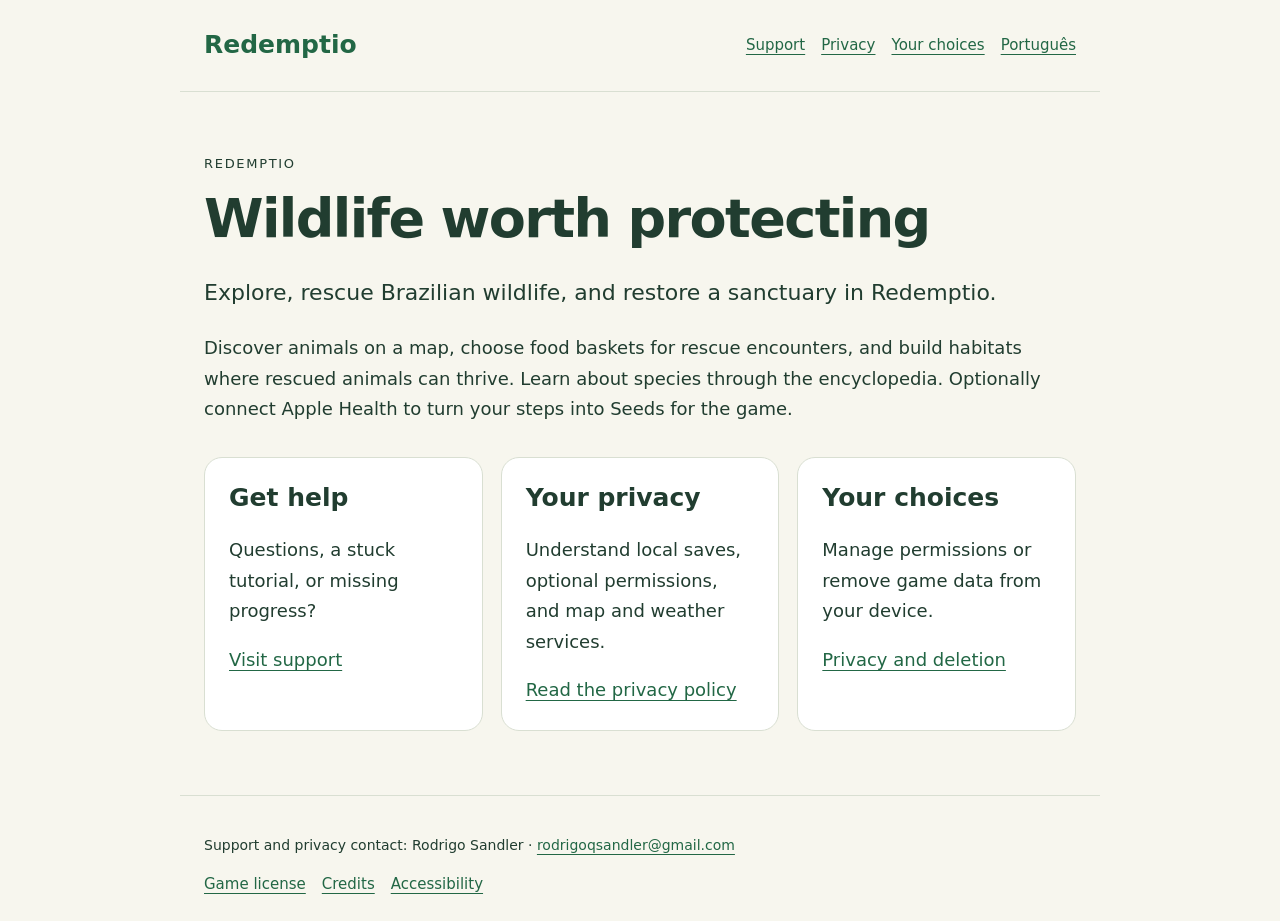
<file: index.html>
<!doctype html><html lang="en"><head><meta charset="utf-8"><meta name="viewport" content="width=device-width,initial-scale=1"><meta name="description" content="Wildlife worth protecting — Redemptio"><title>Wildlife worth protecting · Redemptio</title><link rel="stylesheet" href="style.css"></head><body><header><a class="brand" href="index.html">Redemptio</a><nav aria-label="Main navigation"><a href="support.html">Support</a><a href="privacy.html">Privacy</a><a href="privacy-choices.html">Your choices</a><a href="pt-BR/index.html" lang="pt-BR">Português</a></nav></header><main id="main"><p class="eyebrow">Redemptio</p><h1>Wildlife worth protecting</h1><p class="lead">Explore, rescue Brazilian wildlife, and restore a sanctuary in Redemptio.</p><p>Discover animals on a map, choose food baskets for rescue encounters, and build habitats where rescued animals can thrive. Learn about species through the encyclopedia. Optionally connect Apple Health to turn your steps into Seeds for the game.</p><div class="cards"><section class="card"><h2>Get help</h2><p>Questions, a stuck tutorial, or missing progress?</p><a href="support.html">Visit support</a></section><section class="card"><h2>Your privacy</h2><p>Understand local saves, optional permissions, and map and weather services.</p><a href="privacy.html">Read the privacy policy</a></section><section class="card"><h2>Your choices</h2><p>Manage permissions or remove game data from your device.</p><a href="privacy-choices.html">Privacy and deletion</a></section></div></main><footer><p>Support and privacy contact: Rodrigo Sandler · <a href="mailto:rodrigoqsandler@gmail.com">rodrigoqsandler@gmail.com</a></p><nav aria-label="Additional information"><a href="terms.html">Game license</a><a href="credits.html">Credits</a><a href="accessibility.html">Accessibility</a></nav></footer></body></html>
</file>
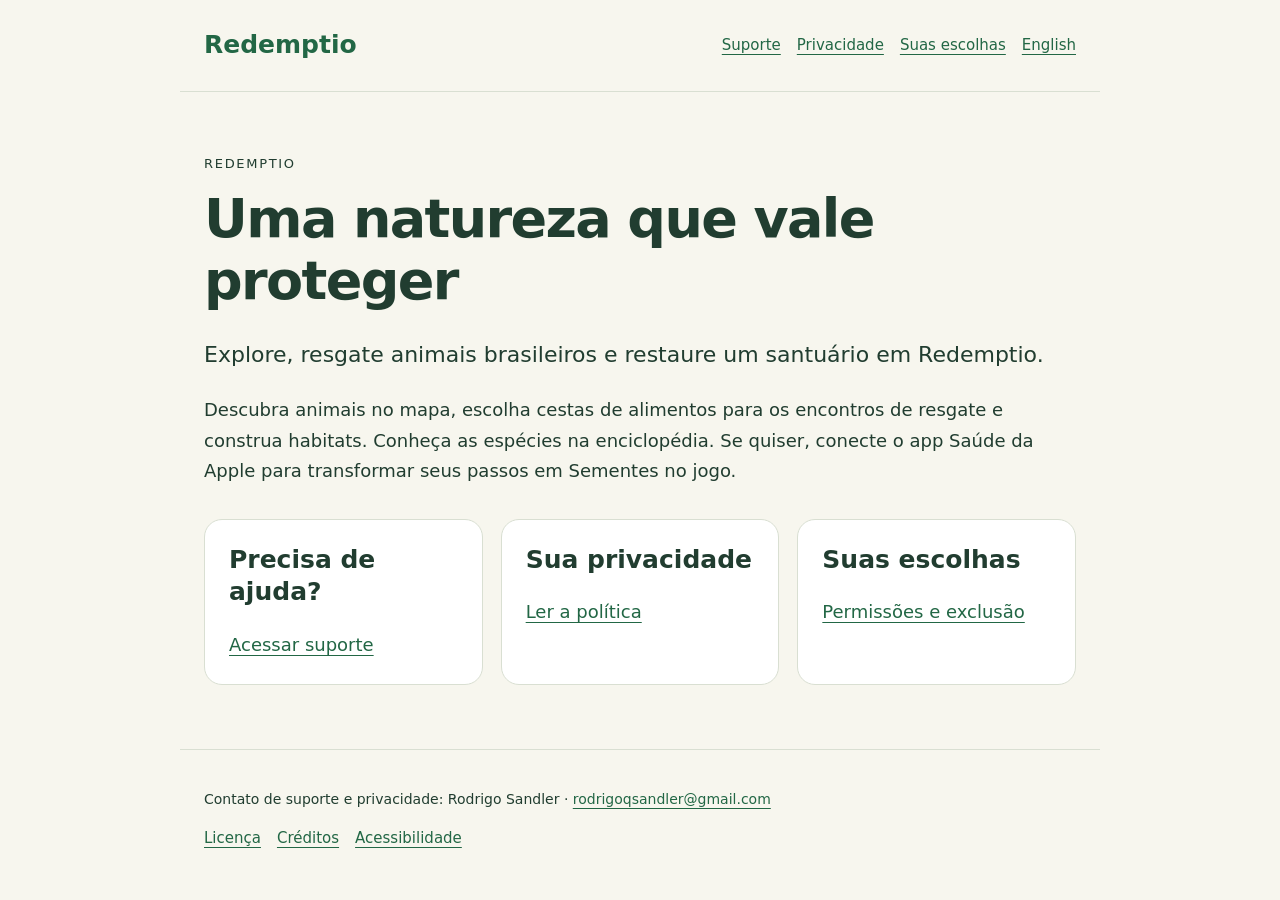
<file: pt-BR/index.html>
<!doctype html><html lang="pt-BR"><head><meta charset="utf-8"><meta name="viewport" content="width=device-width,initial-scale=1"><meta name="description" content="Uma natureza que vale proteger — Redemptio"><title>Uma natureza que vale proteger · Redemptio</title><link rel="stylesheet" href="../style.css"></head><body><header><a class="brand" href="index.html">Redemptio</a><nav aria-label="Navegação principal"><a href="support.html">Suporte</a><a href="privacy.html">Privacidade</a><a href="privacy-choices.html">Suas escolhas</a><a href="../index.html" lang="en">English</a></nav></header><main id="main"><p class="eyebrow">Redemptio</p><h1>Uma natureza que vale proteger</h1><p class="lead">Explore, resgate animais brasileiros e restaure um santuário em Redemptio.</p><p>Descubra animais no mapa, escolha cestas de alimentos para os encontros de resgate e construa habitats. Conheça as espécies na enciclopédia. Se quiser, conecte o app Saúde da Apple para transformar seus passos em Sementes no jogo.</p><div class="cards"><section class="card"><h2>Precisa de ajuda?</h2><a href="support.html">Acessar suporte</a></section><section class="card"><h2>Sua privacidade</h2><a href="privacy.html">Ler a política</a></section><section class="card"><h2>Suas escolhas</h2><a href="privacy-choices.html">Permissões e exclusão</a></section></div></main><footer><p>Contato de suporte e privacidade: Rodrigo Sandler · <a href="mailto:rodrigoqsandler@gmail.com">rodrigoqsandler@gmail.com</a></p><nav aria-label="Mais informações"><a href="terms.html">Licença</a><a href="credits.html">Créditos</a><a href="accessibility.html">Acessibilidade</a></nav></footer></body></html>
</file>
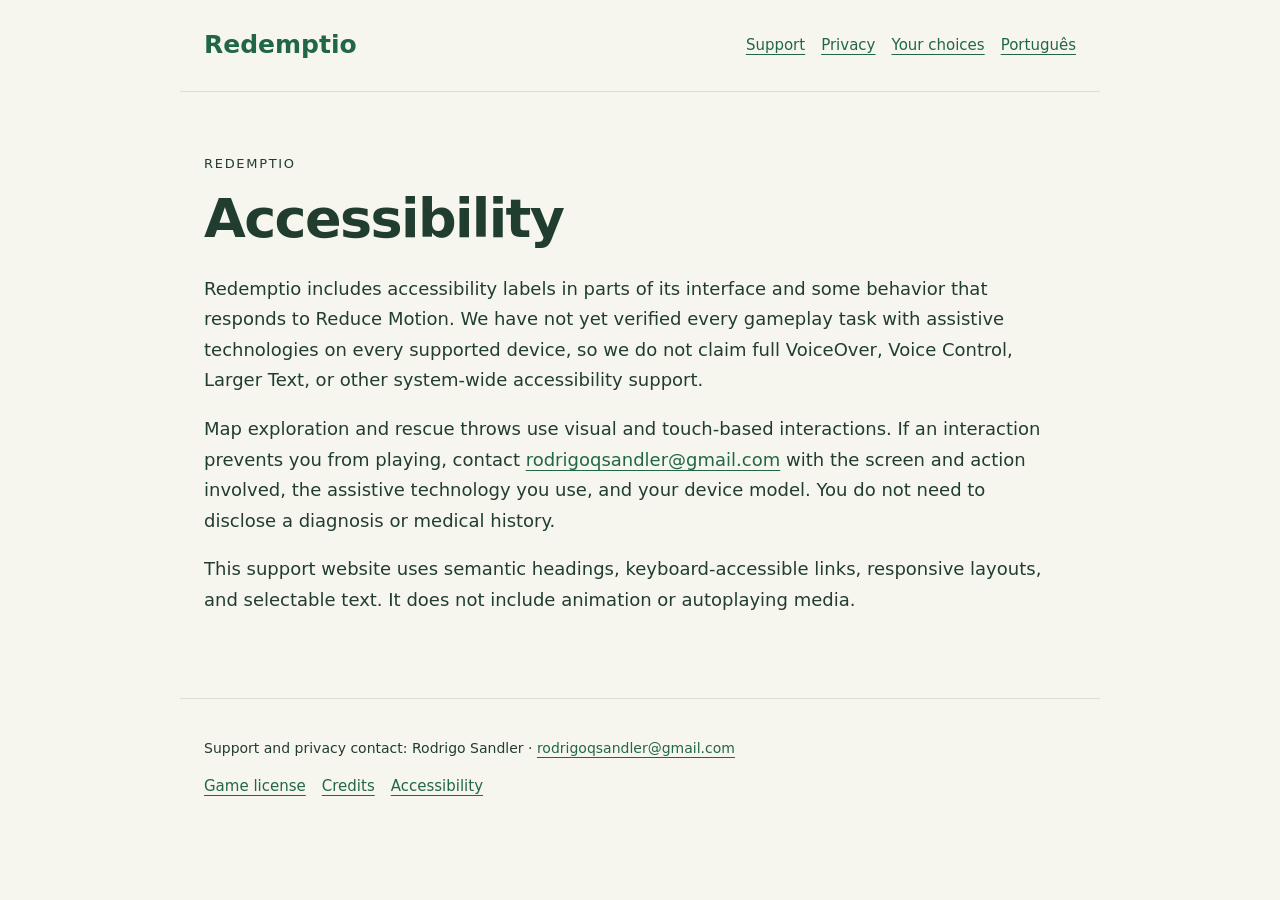
<file: accessibility.html>
<!doctype html><html lang="en"><head><meta charset="utf-8"><meta name="viewport" content="width=device-width,initial-scale=1"><meta name="description" content="Accessibility — Redemptio"><title>Accessibility · Redemptio</title><link rel="stylesheet" href="style.css"></head><body><header><a class="brand" href="index.html">Redemptio</a><nav aria-label="Main navigation"><a href="support.html">Support</a><a href="privacy.html">Privacy</a><a href="privacy-choices.html">Your choices</a><a href="pt-BR/accessibility.html" lang="pt-BR">Português</a></nav></header><main id="main"><p class="eyebrow">Redemptio</p><h1>Accessibility</h1><p>Redemptio includes accessibility labels in parts of its interface and some behavior that responds to Reduce Motion. We have not yet verified every gameplay task with assistive technologies on every supported device, so we do not claim full VoiceOver, Voice Control, Larger Text, or other system-wide accessibility support.</p><p>Map exploration and rescue throws use visual and touch-based interactions. If an interaction prevents you from playing, contact <a href="mailto:rodrigoqsandler@gmail.com">rodrigoqsandler@gmail.com</a> with the screen and action involved, the assistive technology you use, and your device model. You do not need to disclose a diagnosis or medical history.</p><p>This support website uses semantic headings, keyboard-accessible links, responsive layouts, and selectable text. It does not include animation or autoplaying media.</p></main><footer><p>Support and privacy contact: Rodrigo Sandler · <a href="mailto:rodrigoqsandler@gmail.com">rodrigoqsandler@gmail.com</a></p><nav aria-label="Additional information"><a href="terms.html">Game license</a><a href="credits.html">Credits</a><a href="accessibility.html">Accessibility</a></nav></footer></body></html>
</file>
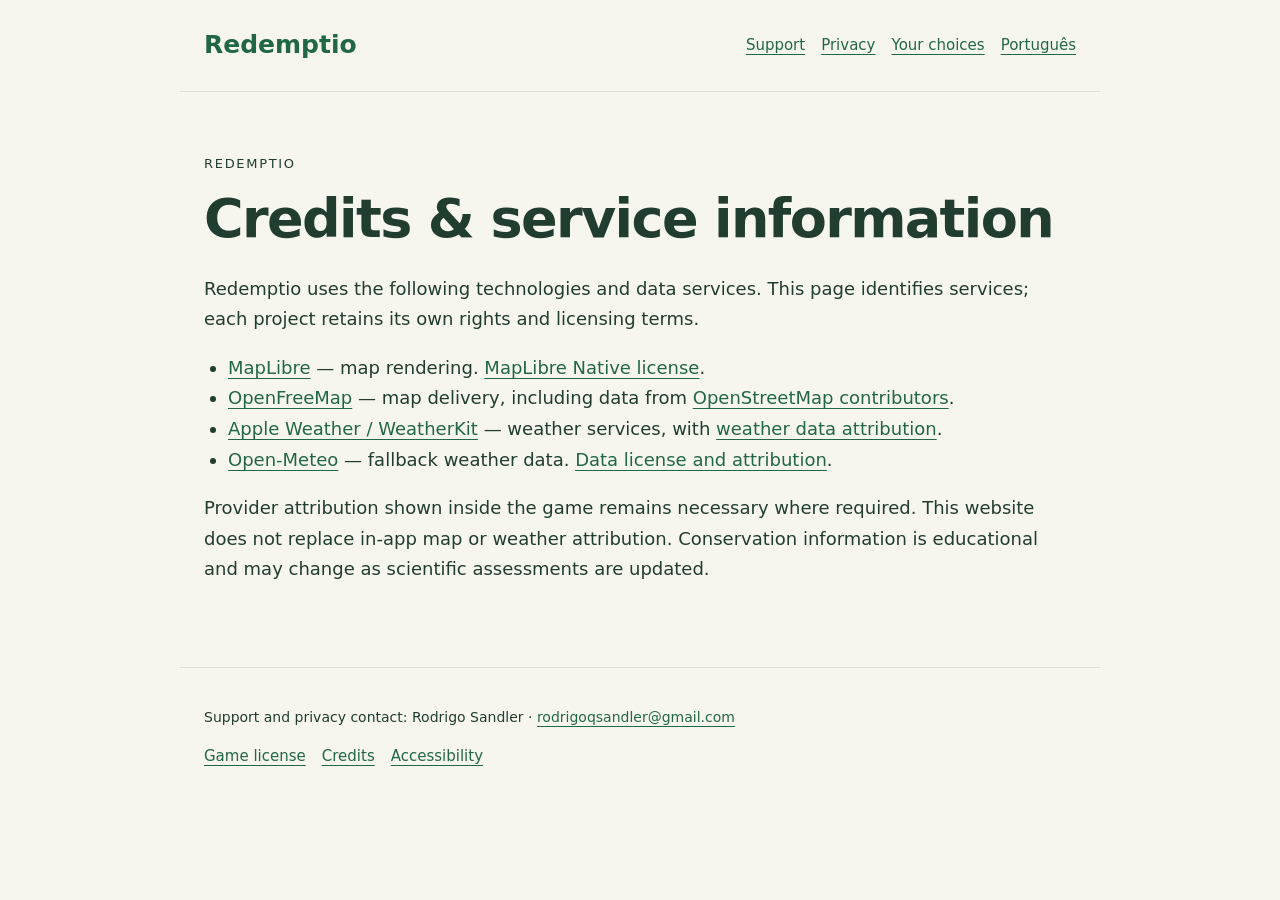
<file: credits.html>
<!doctype html><html lang="en"><head><meta charset="utf-8"><meta name="viewport" content="width=device-width,initial-scale=1"><meta name="description" content="Credits &amp; service information — Redemptio"><title>Credits &amp; service information · Redemptio</title><link rel="stylesheet" href="style.css"></head><body><header><a class="brand" href="index.html">Redemptio</a><nav aria-label="Main navigation"><a href="support.html">Support</a><a href="privacy.html">Privacy</a><a href="privacy-choices.html">Your choices</a><a href="pt-BR/credits.html" lang="pt-BR">Português</a></nav></header><main id="main"><p class="eyebrow">Redemptio</p><h1>Credits &amp; service information</h1><p>Redemptio uses the following technologies and data services. This page identifies services; each project retains its own rights and licensing terms.</p><ul><li><a href="https://maplibre.org/">MapLibre</a> — map rendering. <a href="https://github.com/maplibre/maplibre-native/blob/main/LICENSE.md">MapLibre Native license</a>.</li><li><a href="https://openfreemap.org/">OpenFreeMap</a> — map delivery, including data from <a href="https://www.openstreetmap.org/copyright">OpenStreetMap contributors</a>.</li><li><a href="https://developer.apple.com/weatherkit/">Apple Weather / WeatherKit</a> — weather services, with <a href="https://weatherkit.apple.com/legal-attribution.html">weather data attribution</a>.</li><li><a href="https://open-meteo.com/">Open-Meteo</a> — fallback weather data. <a href="https://open-meteo.com/en/licence">Data license and attribution</a>.</li></ul><p>Provider attribution shown inside the game remains necessary where required. This website does not replace in-app map or weather attribution. Conservation information is educational and may change as scientific assessments are updated.</p></main><footer><p>Support and privacy contact: Rodrigo Sandler · <a href="mailto:rodrigoqsandler@gmail.com">rodrigoqsandler@gmail.com</a></p><nav aria-label="Additional information"><a href="terms.html">Game license</a><a href="credits.html">Credits</a><a href="accessibility.html">Accessibility</a></nav></footer></body></html>
</file>
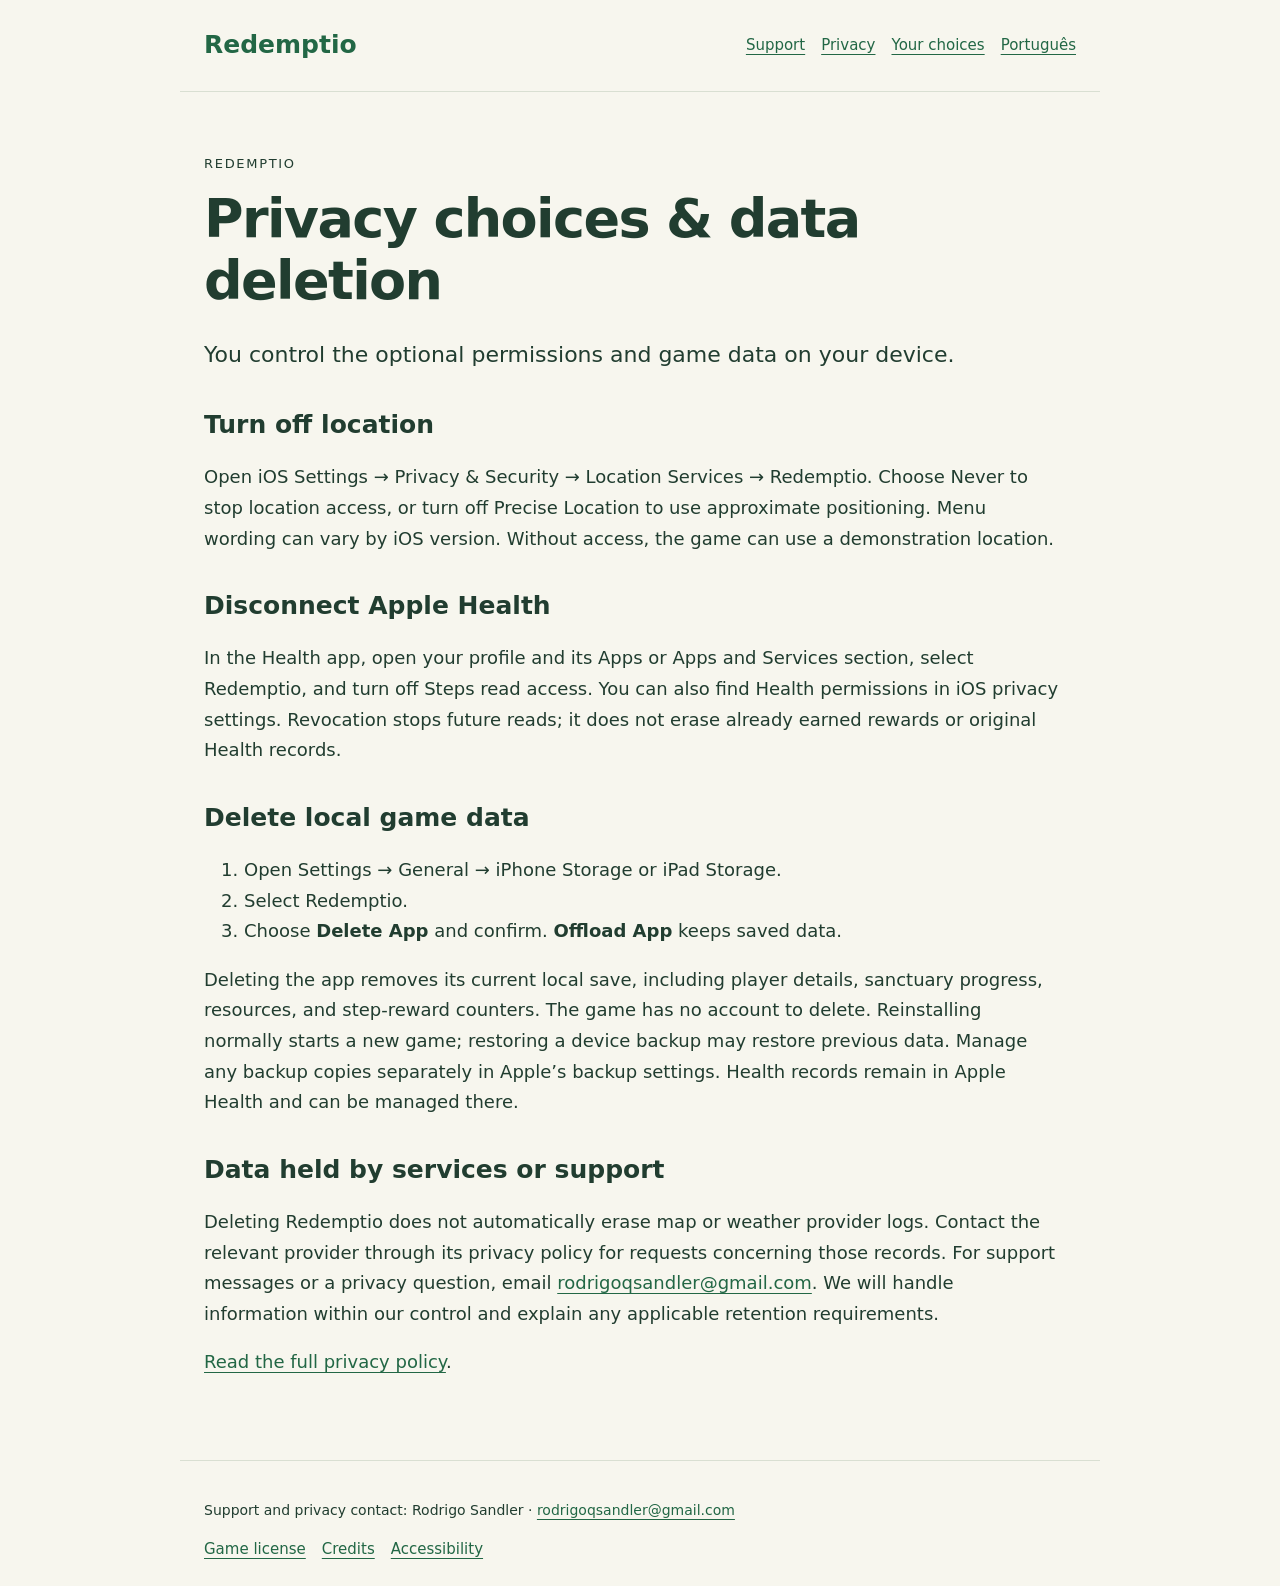
<file: privacy-choices.html>
<!doctype html><html lang="en"><head><meta charset="utf-8"><meta name="viewport" content="width=device-width,initial-scale=1"><meta name="description" content="Privacy choices &amp; data deletion — Redemptio"><title>Privacy choices &amp; data deletion · Redemptio</title><link rel="stylesheet" href="style.css"></head><body><header><a class="brand" href="index.html">Redemptio</a><nav aria-label="Main navigation"><a href="support.html">Support</a><a href="privacy.html">Privacy</a><a href="privacy-choices.html">Your choices</a><a href="pt-BR/privacy-choices.html" lang="pt-BR">Português</a></nav></header><main id="main"><p class="eyebrow">Redemptio</p><h1>Privacy choices &amp; data deletion</h1><p class="lead">You control the optional permissions and game data on your device.</p><h2>Turn off location</h2><p>Open iOS Settings → Privacy &amp; Security → Location Services → Redemptio. Choose Never to stop location access, or turn off Precise Location to use approximate positioning. Menu wording can vary by iOS version. Without access, the game can use a demonstration location.</p><h2>Disconnect Apple Health</h2><p>In the Health app, open your profile and its Apps or Apps and Services section, select Redemptio, and turn off Steps read access. You can also find Health permissions in iOS privacy settings. Revocation stops future reads; it does not erase already earned rewards or original Health records.</p><h2>Delete local game data</h2><ol><li>Open Settings → General → iPhone Storage or iPad Storage.</li><li>Select Redemptio.</li><li>Choose <strong>Delete App</strong> and confirm. <strong>Offload App</strong> keeps saved data.</li></ol><p>Deleting the app removes its current local save, including player details, sanctuary progress, resources, and step-reward counters. The game has no account to delete. Reinstalling normally starts a new game; restoring a device backup may restore previous data. Manage any backup copies separately in Apple’s backup settings. Health records remain in Apple Health and can be managed there.</p><h2>Data held by services or support</h2><p>Deleting Redemptio does not automatically erase map or weather provider logs. Contact the relevant provider through its privacy policy for requests concerning those records. For support messages or a privacy question, email <a href="mailto:rodrigoqsandler@gmail.com">rodrigoqsandler@gmail.com</a>. We will handle information within our control and explain any applicable retention requirements.</p><p><a href="privacy.html">Read the full privacy policy</a>.</p></main><footer><p>Support and privacy contact: Rodrigo Sandler · <a href="mailto:rodrigoqsandler@gmail.com">rodrigoqsandler@gmail.com</a></p><nav aria-label="Additional information"><a href="terms.html">Game license</a><a href="credits.html">Credits</a><a href="accessibility.html">Accessibility</a></nav></footer></body></html>
</file>
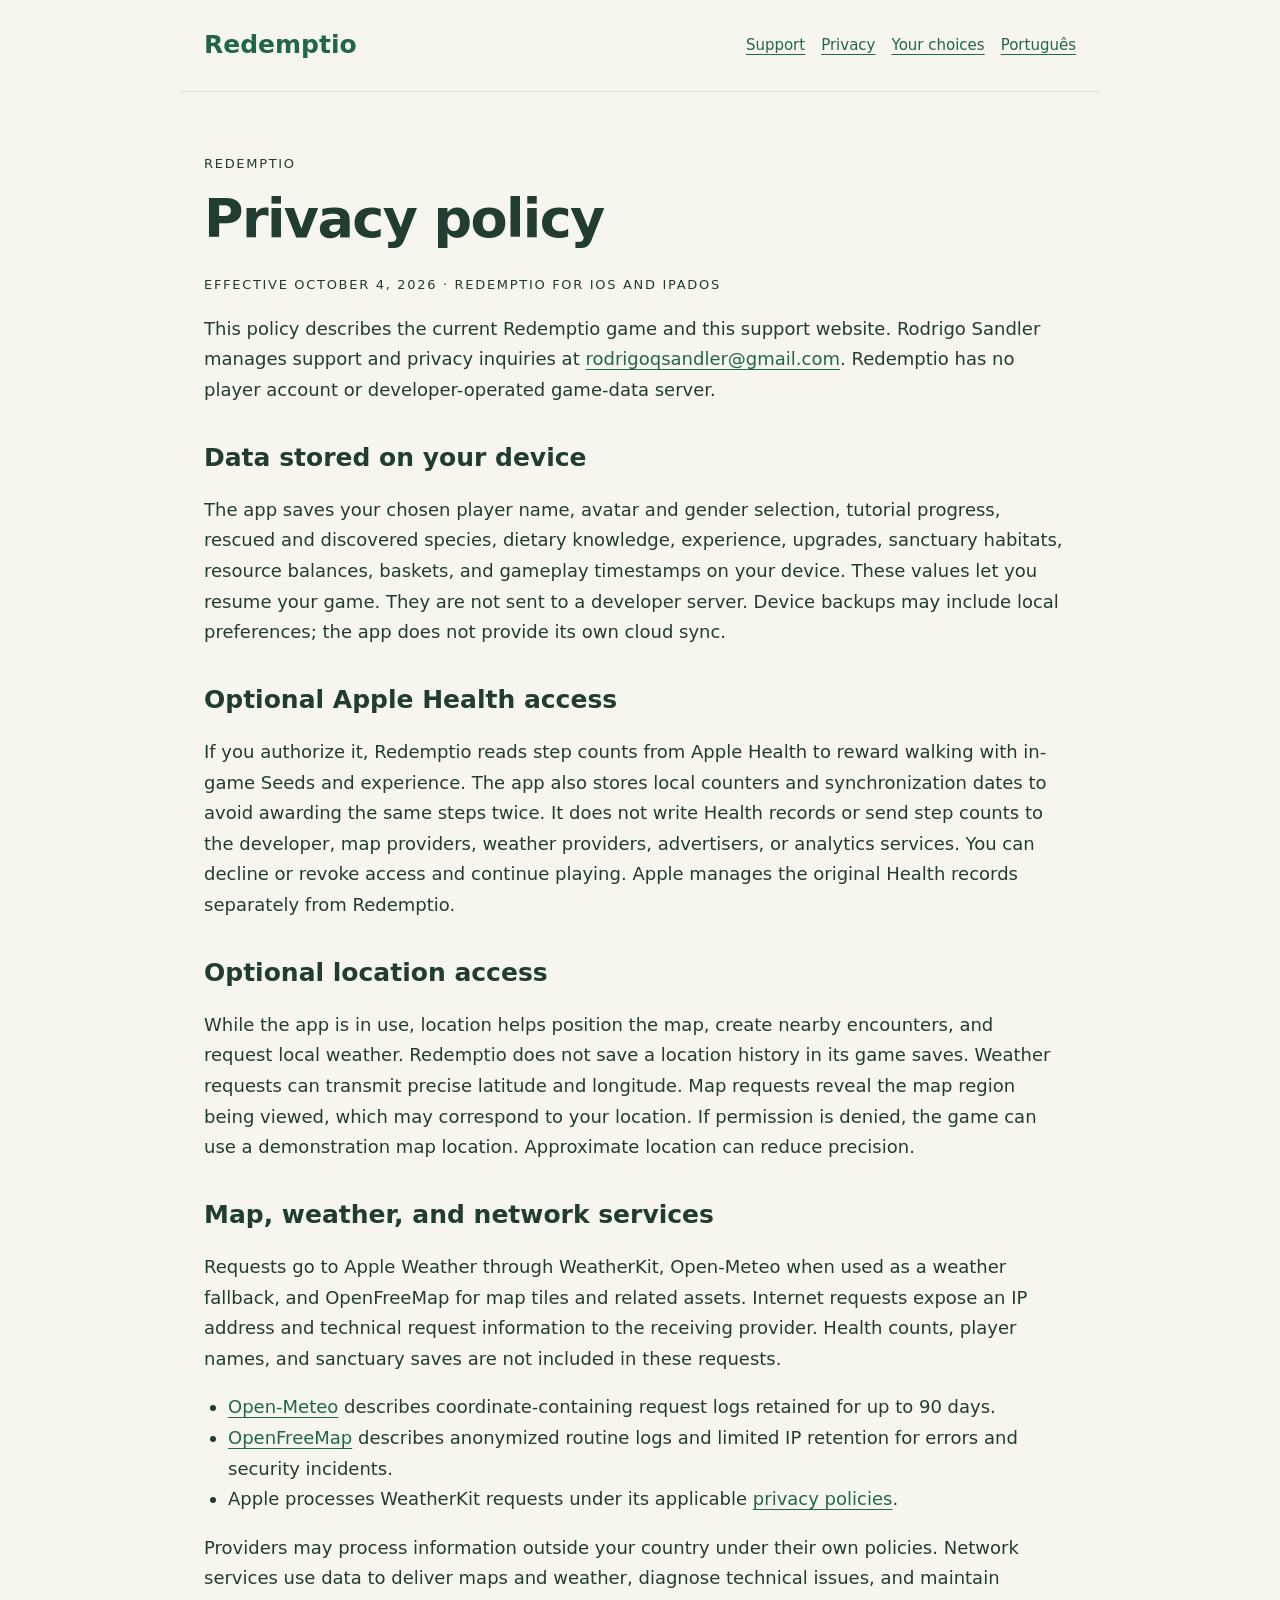
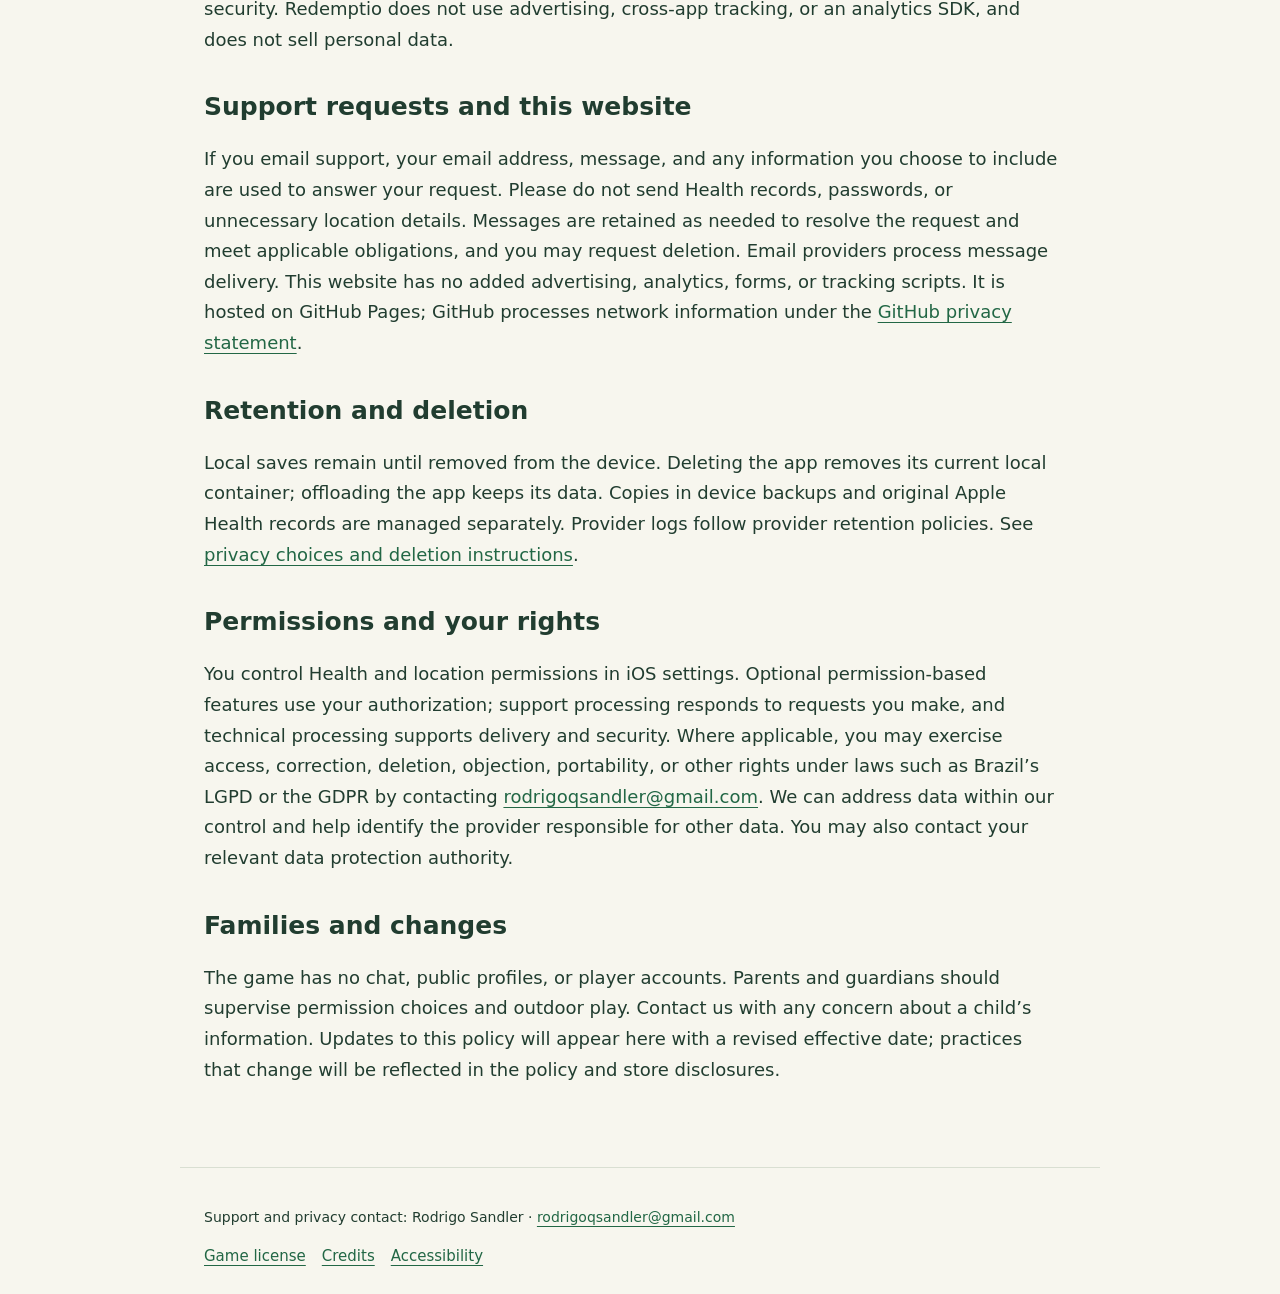
<file: privacy.html>
<!doctype html><html lang="en"><head><meta charset="utf-8"><meta name="viewport" content="width=device-width,initial-scale=1"><meta name="description" content="Privacy policy — Redemptio"><title>Privacy policy · Redemptio</title><link rel="stylesheet" href="style.css"></head><body><header><a class="brand" href="index.html">Redemptio</a><nav aria-label="Main navigation"><a href="support.html">Support</a><a href="privacy.html">Privacy</a><a href="privacy-choices.html">Your choices</a><a href="pt-BR/privacy.html" lang="pt-BR">Português</a></nav></header><main id="main"><p class="eyebrow">Redemptio</p><h1>Privacy policy</h1><p class="eyebrow">Effective October 4, 2026 · Redemptio for iOS and iPadOS</p><p>This policy describes the current Redemptio game and this support website. Rodrigo Sandler manages support and privacy inquiries at <a href="mailto:rodrigoqsandler@gmail.com">rodrigoqsandler@gmail.com</a>. Redemptio has no player account or developer-operated game-data server.</p><h2>Data stored on your device</h2><p>The app saves your chosen player name, avatar and gender selection, tutorial progress, rescued and discovered species, dietary knowledge, experience, upgrades, sanctuary habitats, resource balances, baskets, and gameplay timestamps on your device. These values let you resume your game. They are not sent to a developer server. Device backups may include local preferences; the app does not provide its own cloud sync.</p><h2>Optional Apple Health access</h2><p>If you authorize it, Redemptio reads step counts from Apple Health to reward walking with in-game Seeds and experience. The app also stores local counters and synchronization dates to avoid awarding the same steps twice. It does not write Health records or send step counts to the developer, map providers, weather providers, advertisers, or analytics services. You can decline or revoke access and continue playing. Apple manages the original Health records separately from Redemptio.</p><h2>Optional location access</h2><p>While the app is in use, location helps position the map, create nearby encounters, and request local weather. Redemptio does not save a location history in its game saves. Weather requests can transmit precise latitude and longitude. Map requests reveal the map region being viewed, which may correspond to your location. If permission is denied, the game can use a demonstration map location. Approximate location can reduce precision.</p><h2>Map, weather, and network services</h2><p>Requests go to Apple Weather through WeatherKit, Open-Meteo when used as a weather fallback, and OpenFreeMap for map tiles and related assets. Internet requests expose an IP address and technical request information to the receiving provider. Health counts, player names, and sanctuary saves are not included in these requests.</p><ul><li><a href="https://open-meteo.com/en/terms">Open-Meteo</a> describes coordinate-containing request logs retained for up to 90 days.</li><li><a href="https://openfreemap.org/privacy/">OpenFreeMap</a> describes anonymized routine logs and limited IP retention for errors and security incidents.</li><li>Apple processes WeatherKit requests under its applicable <a href="https://www.apple.com/legal/privacy/">privacy policies</a>.</li></ul><p>Providers may process information outside your country under their own policies. Network services use data to deliver maps and weather, diagnose technical issues, and maintain security. Redemptio does not use advertising, cross-app tracking, or an analytics SDK, and does not sell personal data.</p><h2>Support requests and this website</h2><p>If you email support, your email address, message, and any information you choose to include are used to answer your request. Please do not send Health records, passwords, or unnecessary location details. Messages are retained as needed to resolve the request and meet applicable obligations, and you may request deletion. Email providers process message delivery. This website has no added advertising, analytics, forms, or tracking scripts. It is hosted on GitHub Pages; GitHub processes network information under the <a href="https://docs.github.com/en/site-policy/privacy-policies/github-general-privacy-statement">GitHub privacy statement</a>.</p><h2>Retention and deletion</h2><p>Local saves remain until removed from the device. Deleting the app removes its current local container; offloading the app keeps its data. Copies in device backups and original Apple Health records are managed separately. Provider logs follow provider retention policies. See <a href="privacy-choices.html">privacy choices and deletion instructions</a>.</p><h2>Permissions and your rights</h2><p>You control Health and location permissions in iOS settings. Optional permission-based features use your authorization; support processing responds to requests you make, and technical processing supports delivery and security. Where applicable, you may exercise access, correction, deletion, objection, portability, or other rights under laws such as Brazil’s LGPD or the GDPR by contacting <a href="mailto:rodrigoqsandler@gmail.com">rodrigoqsandler@gmail.com</a>. We can address data within our control and help identify the provider responsible for other data. You may also contact your relevant data protection authority.</p><h2>Families and changes</h2><p>The game has no chat, public profiles, or player accounts. Parents and guardians should supervise permission choices and outdoor play. Contact us with any concern about a child’s information. Updates to this policy will appear here with a revised effective date; practices that change will be reflected in the policy and store disclosures.</p></main><footer><p>Support and privacy contact: Rodrigo Sandler · <a href="mailto:rodrigoqsandler@gmail.com">rodrigoqsandler@gmail.com</a></p><nav aria-label="Additional information"><a href="terms.html">Game license</a><a href="credits.html">Credits</a><a href="accessibility.html">Accessibility</a></nav></footer></body></html>
</file>
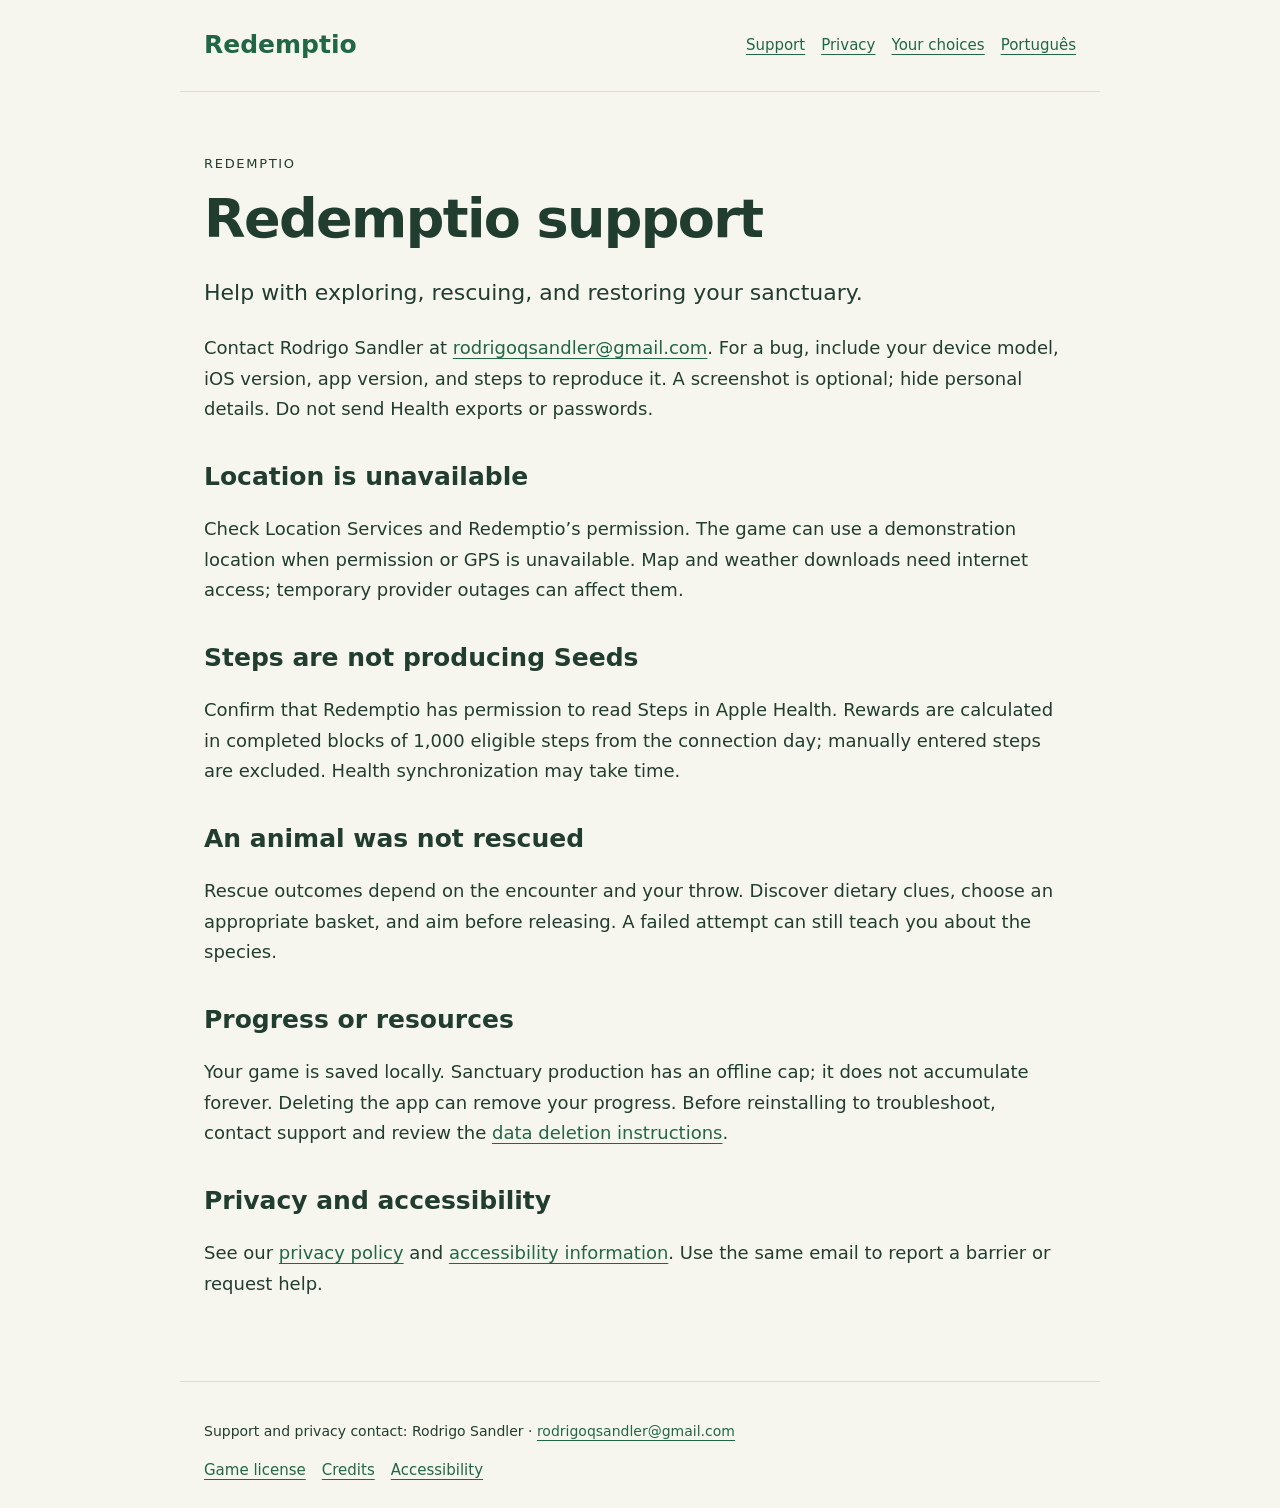
<file: support.html>
<!doctype html><html lang="en"><head><meta charset="utf-8"><meta name="viewport" content="width=device-width,initial-scale=1"><meta name="description" content="Redemptio support — Redemptio"><title>Redemptio support · Redemptio</title><link rel="stylesheet" href="style.css"></head><body><header><a class="brand" href="index.html">Redemptio</a><nav aria-label="Main navigation"><a href="support.html">Support</a><a href="privacy.html">Privacy</a><a href="privacy-choices.html">Your choices</a><a href="pt-BR/support.html" lang="pt-BR">Português</a></nav></header><main id="main"><p class="eyebrow">Redemptio</p><h1>Redemptio support</h1><p class="lead">Help with exploring, rescuing, and restoring your sanctuary.</p><p>Contact Rodrigo Sandler at <a href="mailto:rodrigoqsandler@gmail.com">rodrigoqsandler@gmail.com</a>. For a bug, include your device model, iOS version, app version, and steps to reproduce it. A screenshot is optional; hide personal details. Do not send Health exports or passwords.</p><h2>Location is unavailable</h2><p>Check Location Services and Redemptio’s permission. The game can use a demonstration location when permission or GPS is unavailable. Map and weather downloads need internet access; temporary provider outages can affect them.</p><h2>Steps are not producing Seeds</h2><p>Confirm that Redemptio has permission to read Steps in Apple Health. Rewards are calculated in completed blocks of 1,000 eligible steps from the connection day; manually entered steps are excluded. Health synchronization may take time.</p><h2>An animal was not rescued</h2><p>Rescue outcomes depend on the encounter and your throw. Discover dietary clues, choose an appropriate basket, and aim before releasing. A failed attempt can still teach you about the species.</p><h2>Progress or resources</h2><p>Your game is saved locally. Sanctuary production has an offline cap; it does not accumulate forever. Deleting the app can remove your progress. Before reinstalling to troubleshoot, contact support and review the <a href="privacy-choices.html">data deletion instructions</a>.</p><h2>Privacy and accessibility</h2><p>See our <a href="privacy.html">privacy policy</a> and <a href="accessibility.html">accessibility information</a>. Use the same email to report a barrier or request help.</p></main><footer><p>Support and privacy contact: Rodrigo Sandler · <a href="mailto:rodrigoqsandler@gmail.com">rodrigoqsandler@gmail.com</a></p><nav aria-label="Additional information"><a href="terms.html">Game license</a><a href="credits.html">Credits</a><a href="accessibility.html">Accessibility</a></nav></footer></body></html>
</file>
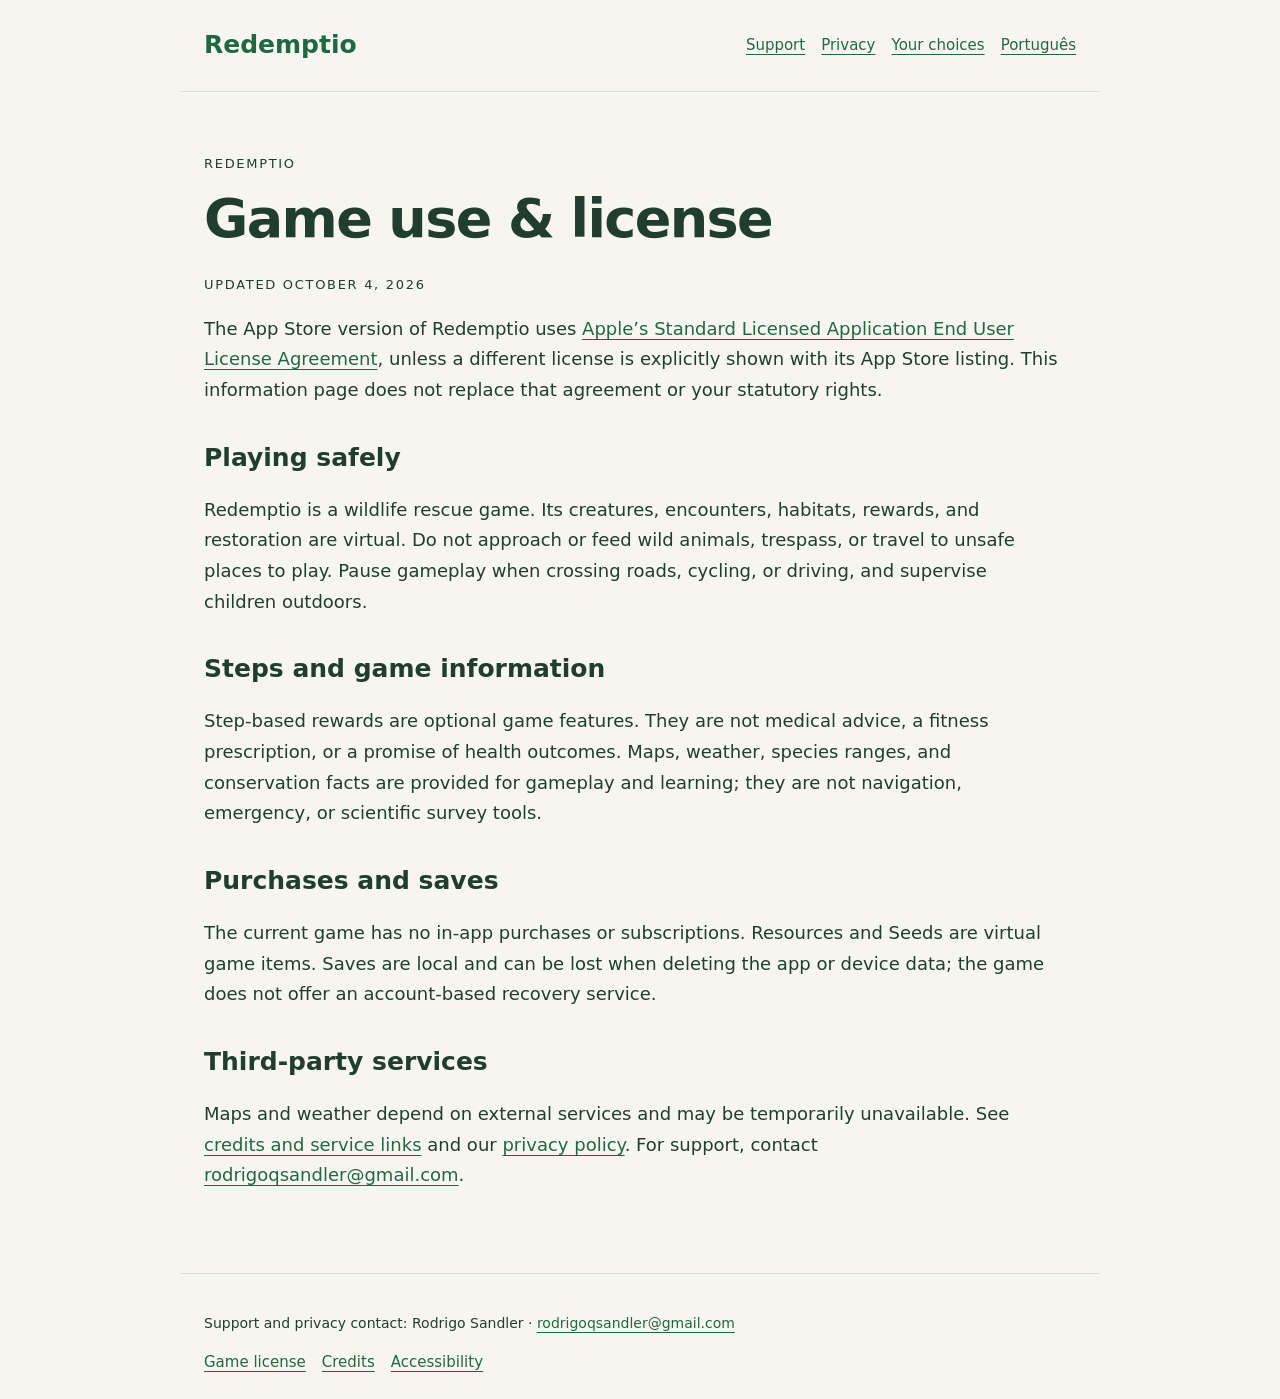
<file: terms.html>
<!doctype html><html lang="en"><head><meta charset="utf-8"><meta name="viewport" content="width=device-width,initial-scale=1"><meta name="description" content="Game use &amp; license — Redemptio"><title>Game use &amp; license · Redemptio</title><link rel="stylesheet" href="style.css"></head><body><header><a class="brand" href="index.html">Redemptio</a><nav aria-label="Main navigation"><a href="support.html">Support</a><a href="privacy.html">Privacy</a><a href="privacy-choices.html">Your choices</a><a href="pt-BR/terms.html" lang="pt-BR">Português</a></nav></header><main id="main"><p class="eyebrow">Redemptio</p><h1>Game use &amp; license</h1><p class="eyebrow">Updated October 4, 2026</p><p>The App Store version of Redemptio uses <a href="https://www.apple.com/legal/internet-services/itunes/dev/stdeula/">Apple’s Standard Licensed Application End User License Agreement</a>, unless a different license is explicitly shown with its App Store listing. This information page does not replace that agreement or your statutory rights.</p><h2>Playing safely</h2><p>Redemptio is a wildlife rescue game. Its creatures, encounters, habitats, rewards, and restoration are virtual. Do not approach or feed wild animals, trespass, or travel to unsafe places to play. Pause gameplay when crossing roads, cycling, or driving, and supervise children outdoors.</p><h2>Steps and game information</h2><p>Step-based rewards are optional game features. They are not medical advice, a fitness prescription, or a promise of health outcomes. Maps, weather, species ranges, and conservation facts are provided for gameplay and learning; they are not navigation, emergency, or scientific survey tools.</p><h2>Purchases and saves</h2><p>The current game has no in-app purchases or subscriptions. Resources and Seeds are virtual game items. Saves are local and can be lost when deleting the app or device data; the game does not offer an account-based recovery service.</p><h2>Third-party services</h2><p>Maps and weather depend on external services and may be temporarily unavailable. See <a href="credits.html">credits and service links</a> and our <a href="privacy.html">privacy policy</a>. For support, contact <a href="mailto:rodrigoqsandler@gmail.com">rodrigoqsandler@gmail.com</a>.</p></main><footer><p>Support and privacy contact: Rodrigo Sandler · <a href="mailto:rodrigoqsandler@gmail.com">rodrigoqsandler@gmail.com</a></p><nav aria-label="Additional information"><a href="terms.html">Game license</a><a href="credits.html">Credits</a><a href="accessibility.html">Accessibility</a></nav></footer></body></html>
</file>
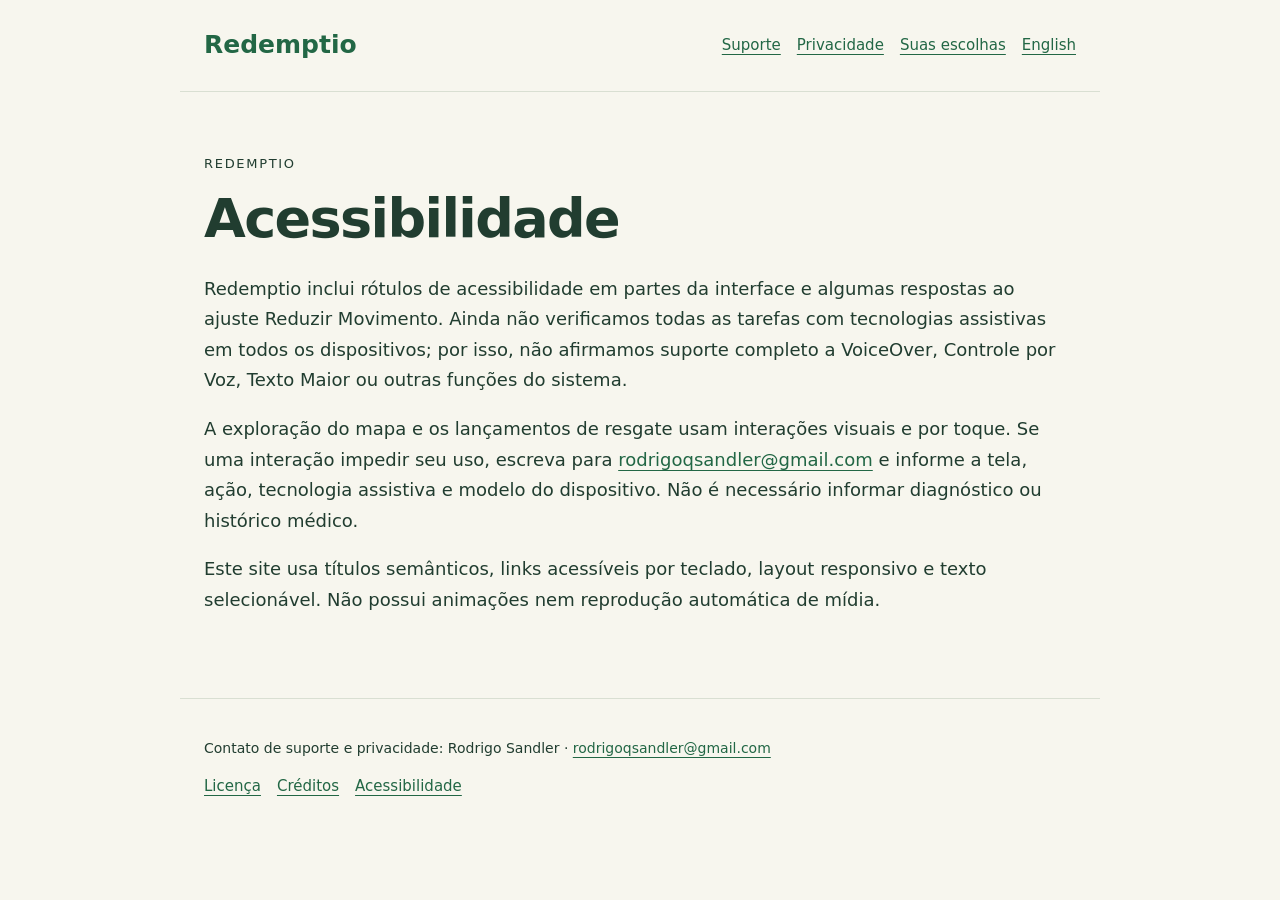
<file: pt-BR/accessibility.html>
<!doctype html><html lang="pt-BR"><head><meta charset="utf-8"><meta name="viewport" content="width=device-width,initial-scale=1"><meta name="description" content="Acessibilidade — Redemptio"><title>Acessibilidade · Redemptio</title><link rel="stylesheet" href="../style.css"></head><body><header><a class="brand" href="index.html">Redemptio</a><nav aria-label="Navegação principal"><a href="support.html">Suporte</a><a href="privacy.html">Privacidade</a><a href="privacy-choices.html">Suas escolhas</a><a href="../accessibility.html" lang="en">English</a></nav></header><main id="main"><p class="eyebrow">Redemptio</p><h1>Acessibilidade</h1><p>Redemptio inclui rótulos de acessibilidade em partes da interface e algumas respostas ao ajuste Reduzir Movimento. Ainda não verificamos todas as tarefas com tecnologias assistivas em todos os dispositivos; por isso, não afirmamos suporte completo a VoiceOver, Controle por Voz, Texto Maior ou outras funções do sistema.</p><p>A exploração do mapa e os lançamentos de resgate usam interações visuais e por toque. Se uma interação impedir seu uso, escreva para <a href="mailto:rodrigoqsandler@gmail.com">rodrigoqsandler@gmail.com</a> e informe a tela, ação, tecnologia assistiva e modelo do dispositivo. Não é necessário informar diagnóstico ou histórico médico.</p><p>Este site usa títulos semânticos, links acessíveis por teclado, layout responsivo e texto selecionável. Não possui animações nem reprodução automática de mídia.</p></main><footer><p>Contato de suporte e privacidade: Rodrigo Sandler · <a href="mailto:rodrigoqsandler@gmail.com">rodrigoqsandler@gmail.com</a></p><nav aria-label="Mais informações"><a href="terms.html">Licença</a><a href="credits.html">Créditos</a><a href="accessibility.html">Acessibilidade</a></nav></footer></body></html>
</file>
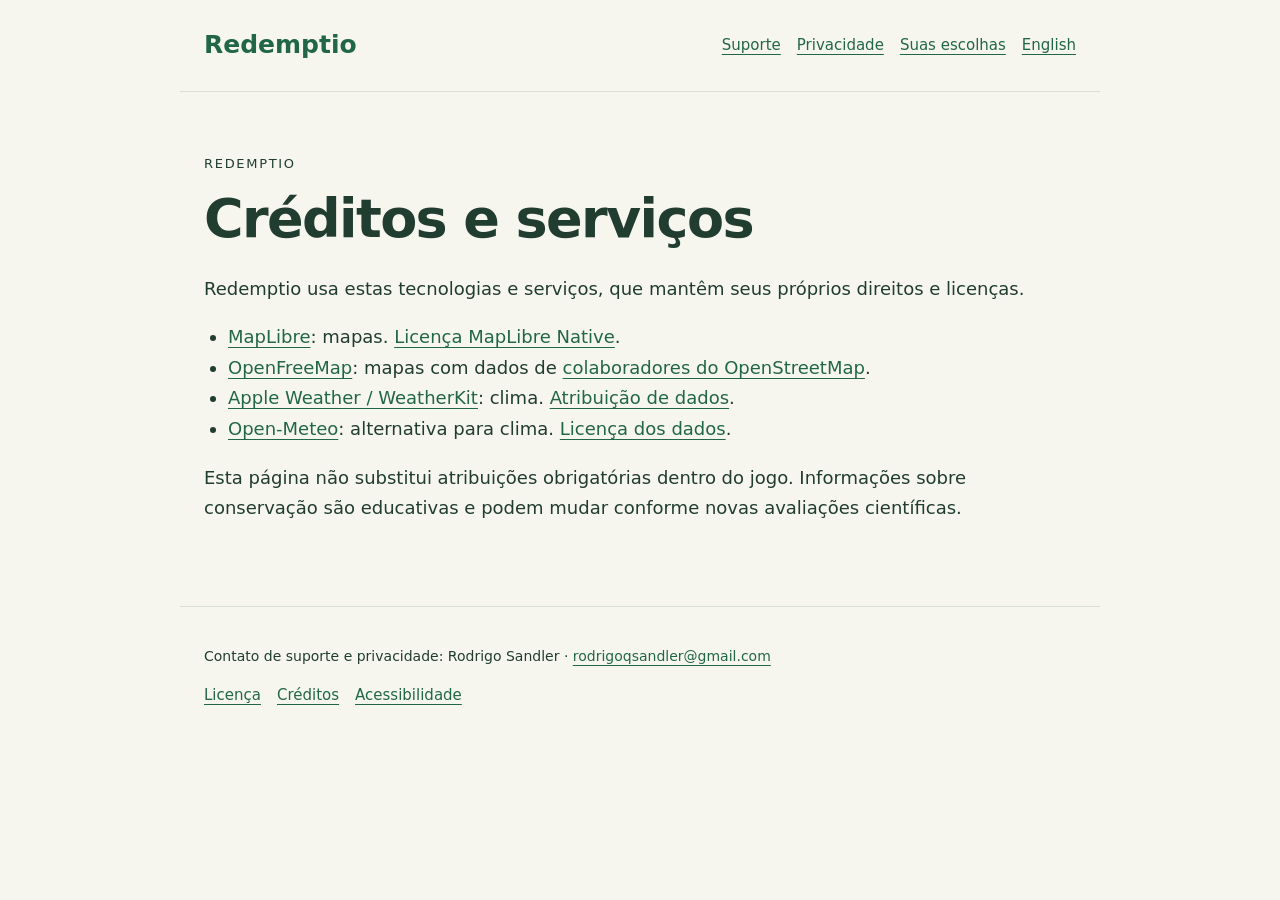
<file: pt-BR/credits.html>
<!doctype html><html lang="pt-BR"><head><meta charset="utf-8"><meta name="viewport" content="width=device-width,initial-scale=1"><meta name="description" content="Créditos e serviços — Redemptio"><title>Créditos e serviços · Redemptio</title><link rel="stylesheet" href="../style.css"></head><body><header><a class="brand" href="index.html">Redemptio</a><nav aria-label="Navegação principal"><a href="support.html">Suporte</a><a href="privacy.html">Privacidade</a><a href="privacy-choices.html">Suas escolhas</a><a href="../credits.html" lang="en">English</a></nav></header><main id="main"><p class="eyebrow">Redemptio</p><h1>Créditos e serviços</h1><p>Redemptio usa estas tecnologias e serviços, que mantêm seus próprios direitos e licenças.</p><ul><li><a href="https://maplibre.org/">MapLibre</a>: mapas. <a href="https://github.com/maplibre/maplibre-native/blob/main/LICENSE.md">Licença MapLibre Native</a>.</li><li><a href="https://openfreemap.org/">OpenFreeMap</a>: mapas com dados de <a href="https://www.openstreetmap.org/copyright">colaboradores do OpenStreetMap</a>.</li><li><a href="https://developer.apple.com/weatherkit/">Apple Weather / WeatherKit</a>: clima. <a href="https://weatherkit.apple.com/legal-attribution.html">Atribuição de dados</a>.</li><li><a href="https://open-meteo.com/">Open-Meteo</a>: alternativa para clima. <a href="https://open-meteo.com/en/licence">Licença dos dados</a>.</li></ul><p>Esta página não substitui atribuições obrigatórias dentro do jogo. Informações sobre conservação são educativas e podem mudar conforme novas avaliações científicas.</p></main><footer><p>Contato de suporte e privacidade: Rodrigo Sandler · <a href="mailto:rodrigoqsandler@gmail.com">rodrigoqsandler@gmail.com</a></p><nav aria-label="Mais informações"><a href="terms.html">Licença</a><a href="credits.html">Créditos</a><a href="accessibility.html">Acessibilidade</a></nav></footer></body></html>
</file>
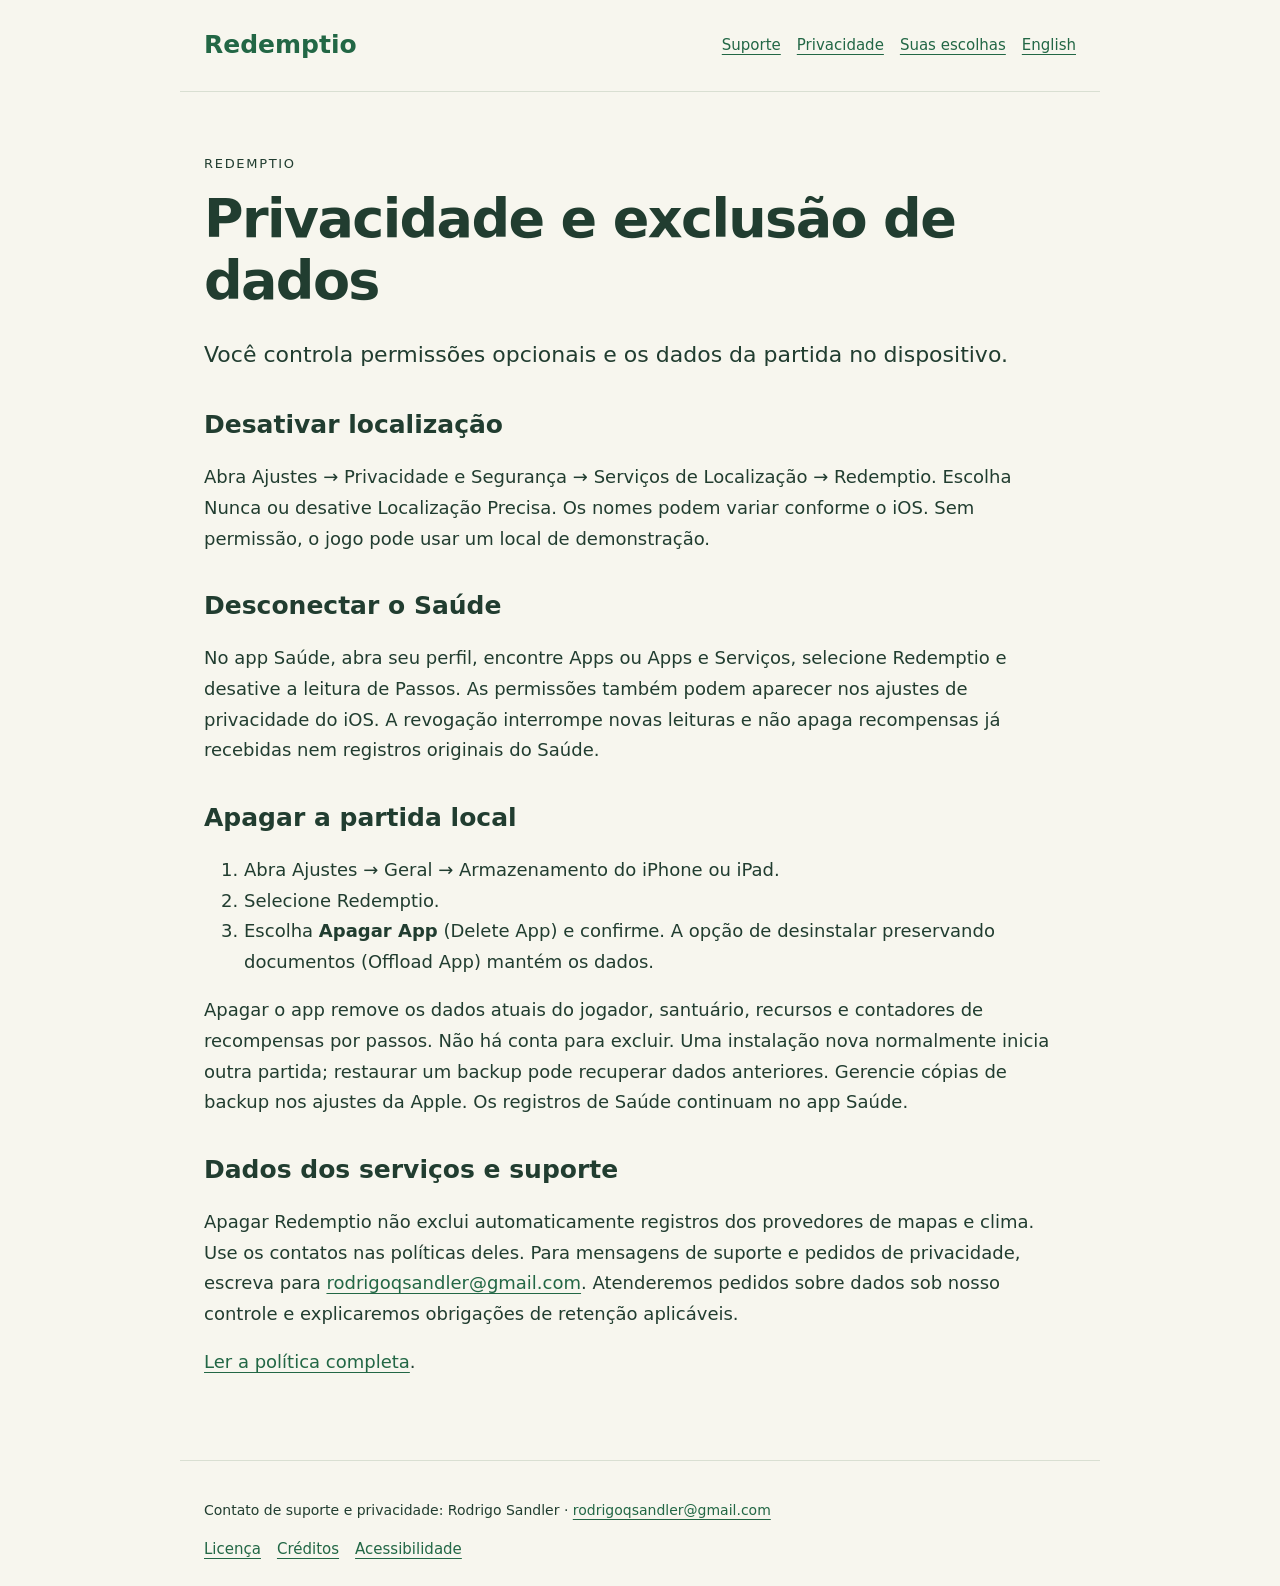
<file: pt-BR/privacy-choices.html>
<!doctype html><html lang="pt-BR"><head><meta charset="utf-8"><meta name="viewport" content="width=device-width,initial-scale=1"><meta name="description" content="Privacidade e exclusão de dados — Redemptio"><title>Privacidade e exclusão de dados · Redemptio</title><link rel="stylesheet" href="../style.css"></head><body><header><a class="brand" href="index.html">Redemptio</a><nav aria-label="Navegação principal"><a href="support.html">Suporte</a><a href="privacy.html">Privacidade</a><a href="privacy-choices.html">Suas escolhas</a><a href="../privacy-choices.html" lang="en">English</a></nav></header><main id="main"><p class="eyebrow">Redemptio</p><h1>Privacidade e exclusão de dados</h1><p class="lead">Você controla permissões opcionais e os dados da partida no dispositivo.</p><h2>Desativar localização</h2><p>Abra Ajustes → Privacidade e Segurança → Serviços de Localização → Redemptio. Escolha Nunca ou desative Localização Precisa. Os nomes podem variar conforme o iOS. Sem permissão, o jogo pode usar um local de demonstração.</p><h2>Desconectar o Saúde</h2><p>No app Saúde, abra seu perfil, encontre Apps ou Apps e Serviços, selecione Redemptio e desative a leitura de Passos. As permissões também podem aparecer nos ajustes de privacidade do iOS. A revogação interrompe novas leituras e não apaga recompensas já recebidas nem registros originais do Saúde.</p><h2>Apagar a partida local</h2><ol><li>Abra Ajustes → Geral → Armazenamento do iPhone ou iPad.</li><li>Selecione Redemptio.</li><li>Escolha <strong>Apagar App</strong> (Delete App) e confirme. A opção de desinstalar preservando documentos (Offload App) mantém os dados.</li></ol><p>Apagar o app remove os dados atuais do jogador, santuário, recursos e contadores de recompensas por passos. Não há conta para excluir. Uma instalação nova normalmente inicia outra partida; restaurar um backup pode recuperar dados anteriores. Gerencie cópias de backup nos ajustes da Apple. Os registros de Saúde continuam no app Saúde.</p><h2>Dados dos serviços e suporte</h2><p>Apagar Redemptio não exclui automaticamente registros dos provedores de mapas e clima. Use os contatos nas políticas deles. Para mensagens de suporte e pedidos de privacidade, escreva para <a href="mailto:rodrigoqsandler@gmail.com">rodrigoqsandler@gmail.com</a>. Atenderemos pedidos sobre dados sob nosso controle e explicaremos obrigações de retenção aplicáveis.</p><p><a href="privacy.html">Ler a política completa</a>.</p></main><footer><p>Contato de suporte e privacidade: Rodrigo Sandler · <a href="mailto:rodrigoqsandler@gmail.com">rodrigoqsandler@gmail.com</a></p><nav aria-label="Mais informações"><a href="terms.html">Licença</a><a href="credits.html">Créditos</a><a href="accessibility.html">Acessibilidade</a></nav></footer></body></html>
</file>
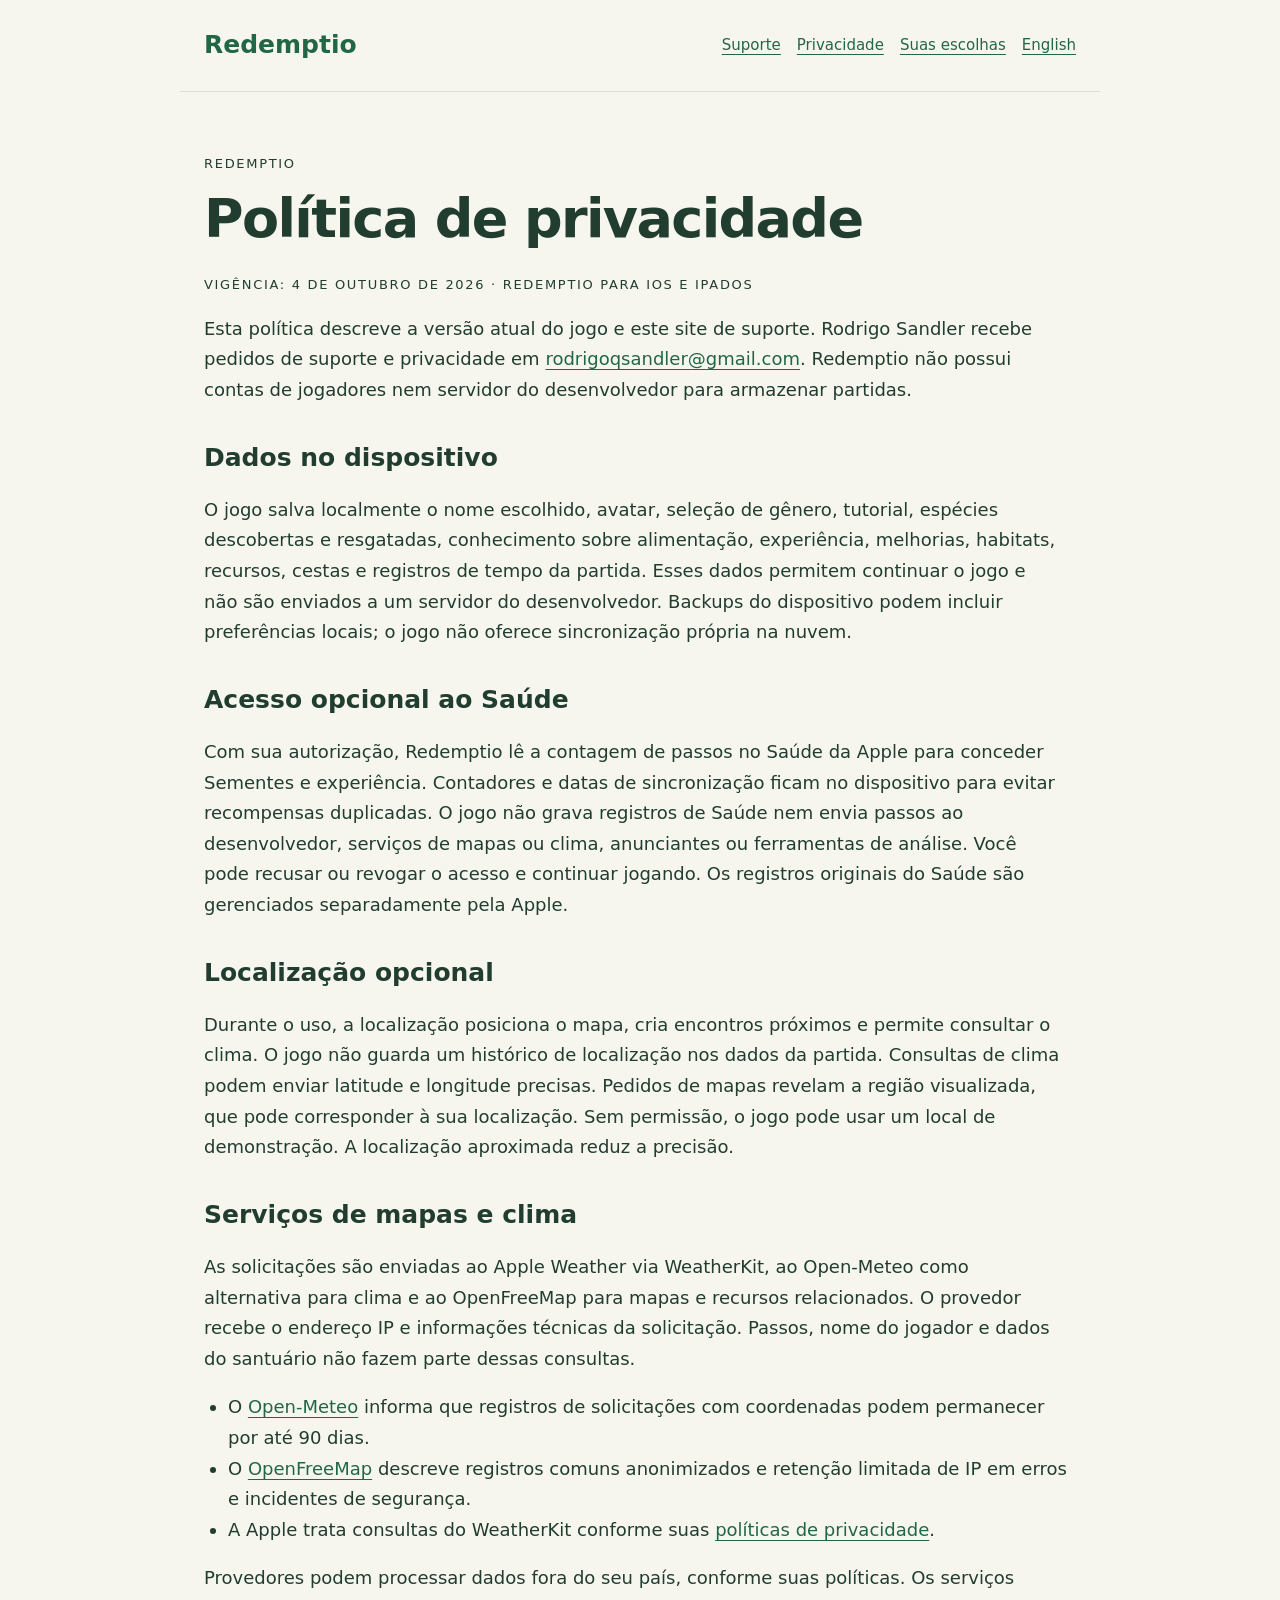
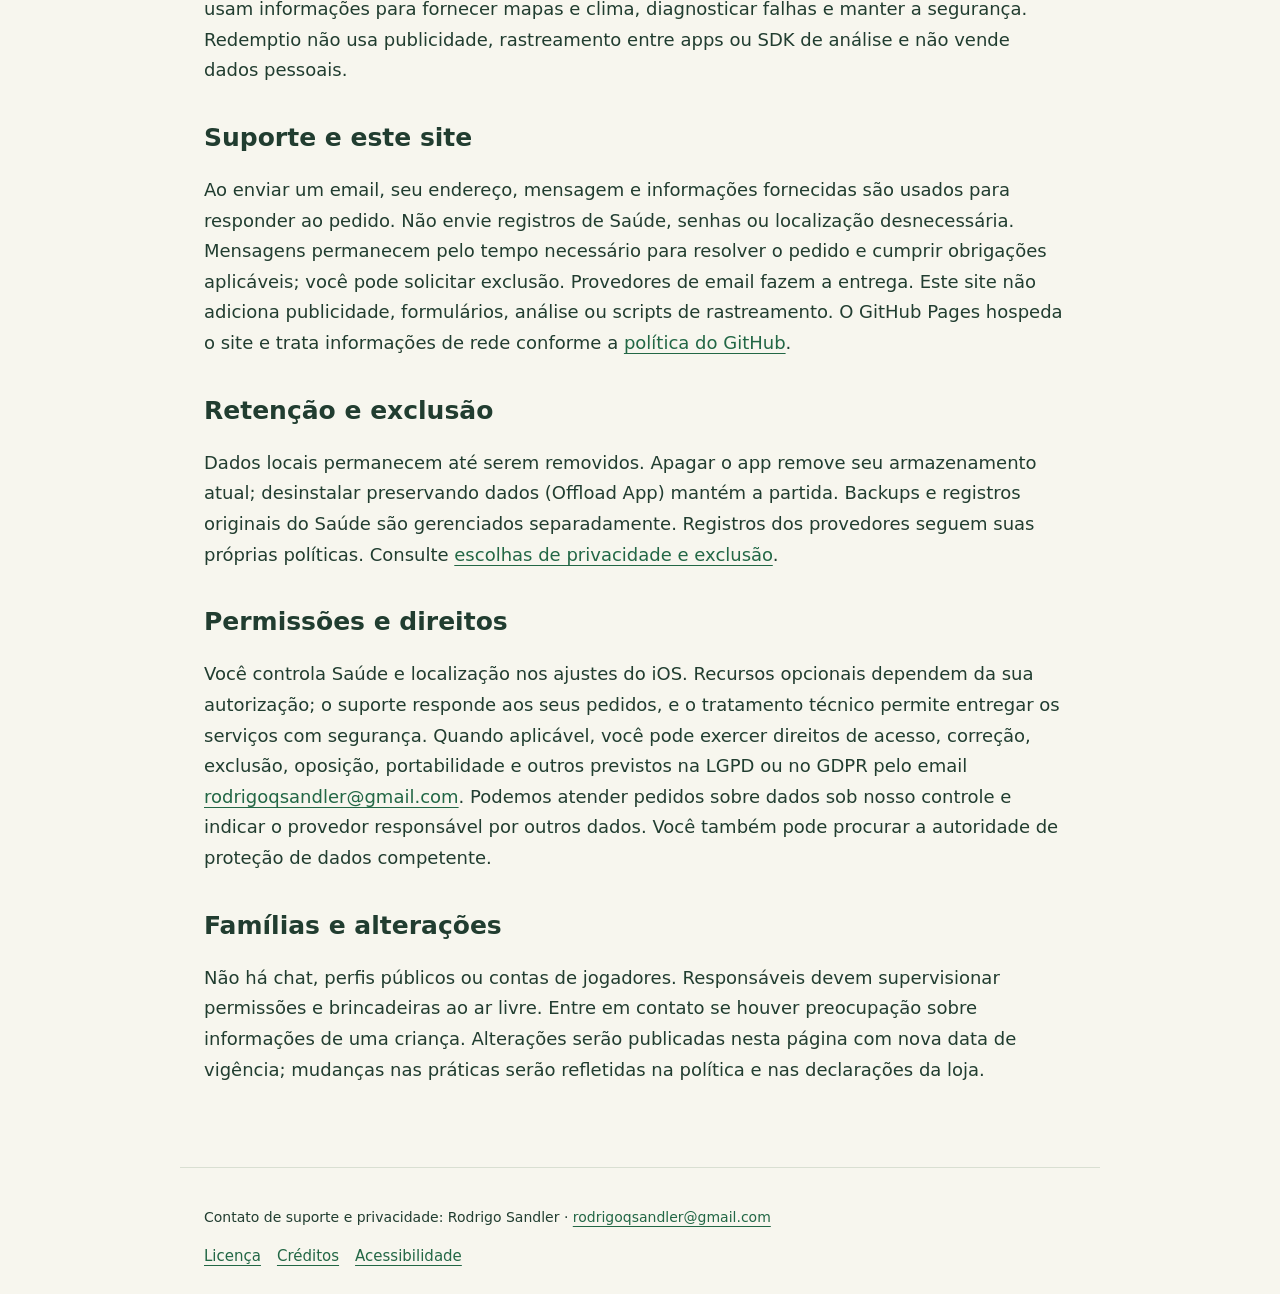
<file: pt-BR/privacy.html>
<!doctype html><html lang="pt-BR"><head><meta charset="utf-8"><meta name="viewport" content="width=device-width,initial-scale=1"><meta name="description" content="Política de privacidade — Redemptio"><title>Política de privacidade · Redemptio</title><link rel="stylesheet" href="../style.css"></head><body><header><a class="brand" href="index.html">Redemptio</a><nav aria-label="Navegação principal"><a href="support.html">Suporte</a><a href="privacy.html">Privacidade</a><a href="privacy-choices.html">Suas escolhas</a><a href="../privacy.html" lang="en">English</a></nav></header><main id="main"><p class="eyebrow">Redemptio</p><h1>Política de privacidade</h1><p class="eyebrow">Vigência: 4 de outubro de 2026 · Redemptio para iOS e iPadOS</p><p>Esta política descreve a versão atual do jogo e este site de suporte. Rodrigo Sandler recebe pedidos de suporte e privacidade em <a href="mailto:rodrigoqsandler@gmail.com">rodrigoqsandler@gmail.com</a>. Redemptio não possui contas de jogadores nem servidor do desenvolvedor para armazenar partidas.</p><h2>Dados no dispositivo</h2><p>O jogo salva localmente o nome escolhido, avatar, seleção de gênero, tutorial, espécies descobertas e resgatadas, conhecimento sobre alimentação, experiência, melhorias, habitats, recursos, cestas e registros de tempo da partida. Esses dados permitem continuar o jogo e não são enviados a um servidor do desenvolvedor. Backups do dispositivo podem incluir preferências locais; o jogo não oferece sincronização própria na nuvem.</p><h2>Acesso opcional ao Saúde</h2><p>Com sua autorização, Redemptio lê a contagem de passos no Saúde da Apple para conceder Sementes e experiência. Contadores e datas de sincronização ficam no dispositivo para evitar recompensas duplicadas. O jogo não grava registros de Saúde nem envia passos ao desenvolvedor, serviços de mapas ou clima, anunciantes ou ferramentas de análise. Você pode recusar ou revogar o acesso e continuar jogando. Os registros originais do Saúde são gerenciados separadamente pela Apple.</p><h2>Localização opcional</h2><p>Durante o uso, a localização posiciona o mapa, cria encontros próximos e permite consultar o clima. O jogo não guarda um histórico de localização nos dados da partida. Consultas de clima podem enviar latitude e longitude precisas. Pedidos de mapas revelam a região visualizada, que pode corresponder à sua localização. Sem permissão, o jogo pode usar um local de demonstração. A localização aproximada reduz a precisão.</p><h2>Serviços de mapas e clima</h2><p>As solicitações são enviadas ao Apple Weather via WeatherKit, ao Open-Meteo como alternativa para clima e ao OpenFreeMap para mapas e recursos relacionados. O provedor recebe o endereço IP e informações técnicas da solicitação. Passos, nome do jogador e dados do santuário não fazem parte dessas consultas.</p><ul><li>O <a href="https://open-meteo.com/en/terms">Open-Meteo</a> informa que registros de solicitações com coordenadas podem permanecer por até 90 dias.</li><li>O <a href="https://openfreemap.org/privacy/">OpenFreeMap</a> descreve registros comuns anonimizados e retenção limitada de IP em erros e incidentes de segurança.</li><li>A Apple trata consultas do WeatherKit conforme suas <a href="https://www.apple.com/legal/privacy/">políticas de privacidade</a>.</li></ul><p>Provedores podem processar dados fora do seu país, conforme suas políticas. Os serviços usam informações para fornecer mapas e clima, diagnosticar falhas e manter a segurança. Redemptio não usa publicidade, rastreamento entre apps ou SDK de análise e não vende dados pessoais.</p><h2>Suporte e este site</h2><p>Ao enviar um email, seu endereço, mensagem e informações fornecidas são usados para responder ao pedido. Não envie registros de Saúde, senhas ou localização desnecessária. Mensagens permanecem pelo tempo necessário para resolver o pedido e cumprir obrigações aplicáveis; você pode solicitar exclusão. Provedores de email fazem a entrega. Este site não adiciona publicidade, formulários, análise ou scripts de rastreamento. O GitHub Pages hospeda o site e trata informações de rede conforme a <a href="https://docs.github.com/en/site-policy/privacy-policies/github-general-privacy-statement">política do GitHub</a>.</p><h2>Retenção e exclusão</h2><p>Dados locais permanecem até serem removidos. Apagar o app remove seu armazenamento atual; desinstalar preservando dados (Offload App) mantém a partida. Backups e registros originais do Saúde são gerenciados separadamente. Registros dos provedores seguem suas próprias políticas. Consulte <a href="privacy-choices.html">escolhas de privacidade e exclusão</a>.</p><h2>Permissões e direitos</h2><p>Você controla Saúde e localização nos ajustes do iOS. Recursos opcionais dependem da sua autorização; o suporte responde aos seus pedidos, e o tratamento técnico permite entregar os serviços com segurança. Quando aplicável, você pode exercer direitos de acesso, correção, exclusão, oposição, portabilidade e outros previstos na LGPD ou no GDPR pelo email <a href="mailto:rodrigoqsandler@gmail.com">rodrigoqsandler@gmail.com</a>. Podemos atender pedidos sobre dados sob nosso controle e indicar o provedor responsável por outros dados. Você também pode procurar a autoridade de proteção de dados competente.</p><h2>Famílias e alterações</h2><p>Não há chat, perfis públicos ou contas de jogadores. Responsáveis devem supervisionar permissões e brincadeiras ao ar livre. Entre em contato se houver preocupação sobre informações de uma criança. Alterações serão publicadas nesta página com nova data de vigência; mudanças nas práticas serão refletidas na política e nas declarações da loja.</p></main><footer><p>Contato de suporte e privacidade: Rodrigo Sandler · <a href="mailto:rodrigoqsandler@gmail.com">rodrigoqsandler@gmail.com</a></p><nav aria-label="Mais informações"><a href="terms.html">Licença</a><a href="credits.html">Créditos</a><a href="accessibility.html">Acessibilidade</a></nav></footer></body></html>
</file>
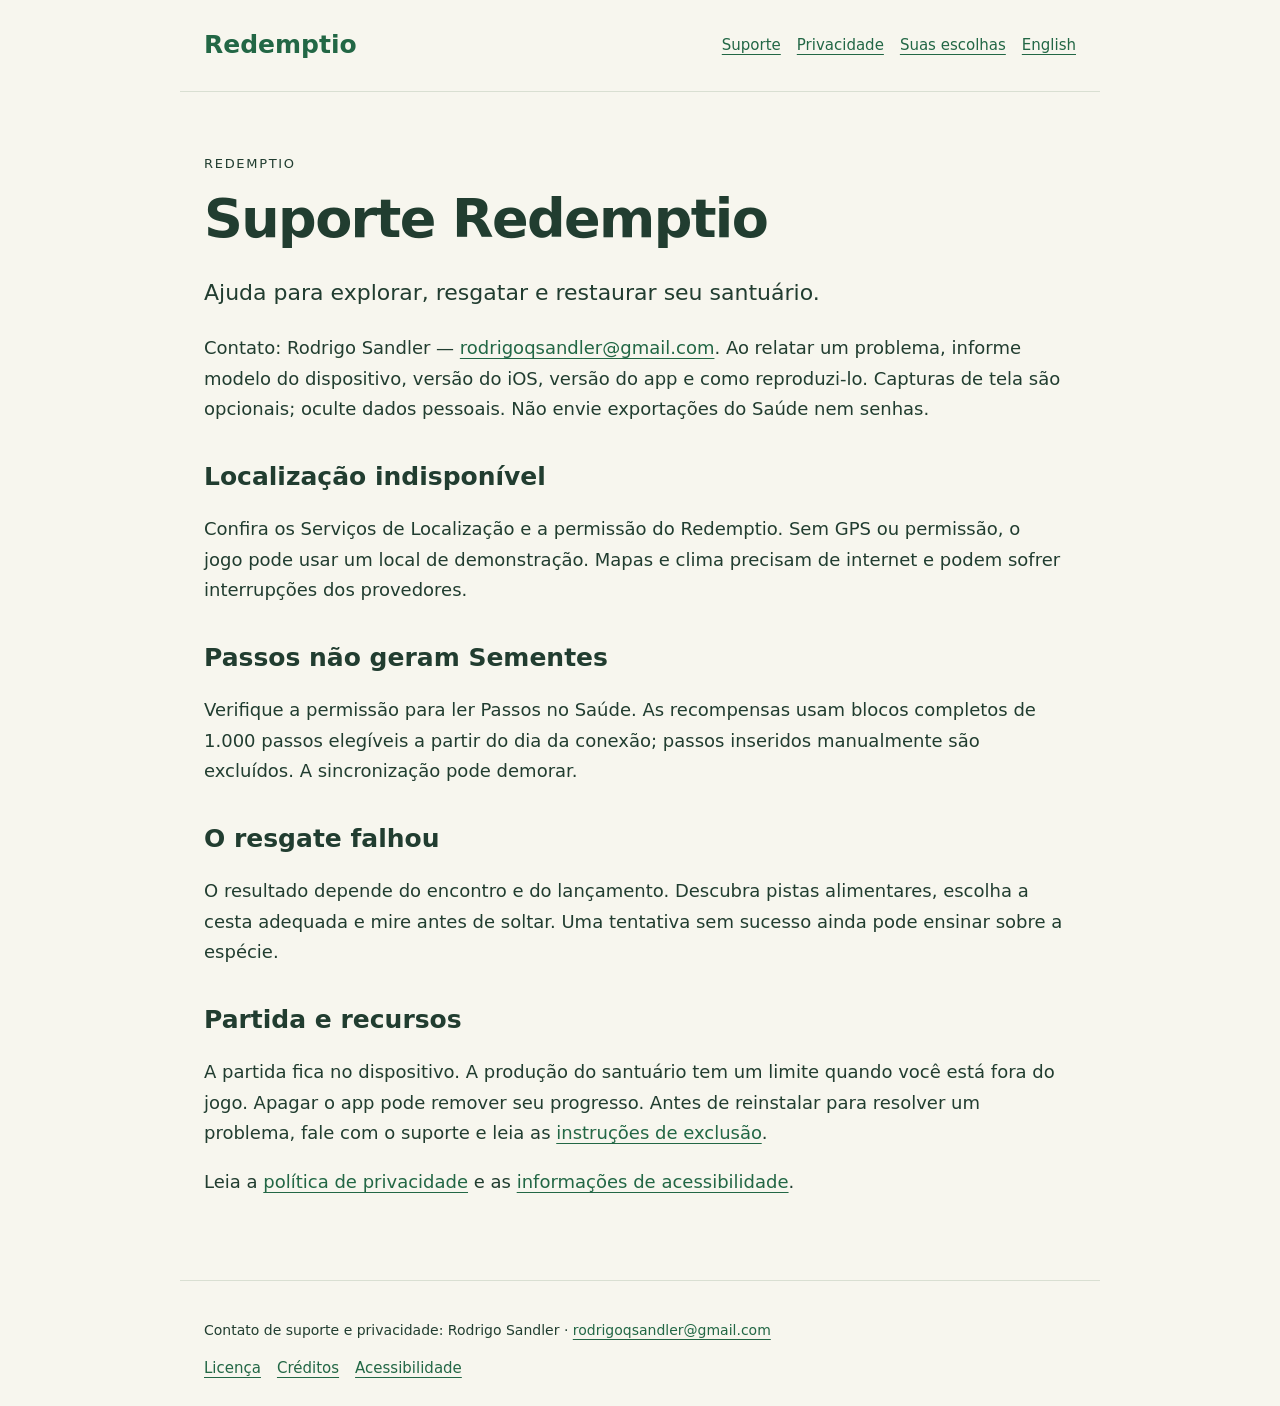
<file: pt-BR/support.html>
<!doctype html><html lang="pt-BR"><head><meta charset="utf-8"><meta name="viewport" content="width=device-width,initial-scale=1"><meta name="description" content="Suporte Redemptio — Redemptio"><title>Suporte Redemptio · Redemptio</title><link rel="stylesheet" href="../style.css"></head><body><header><a class="brand" href="index.html">Redemptio</a><nav aria-label="Navegação principal"><a href="support.html">Suporte</a><a href="privacy.html">Privacidade</a><a href="privacy-choices.html">Suas escolhas</a><a href="../support.html" lang="en">English</a></nav></header><main id="main"><p class="eyebrow">Redemptio</p><h1>Suporte Redemptio</h1><p class="lead">Ajuda para explorar, resgatar e restaurar seu santuário.</p><p>Contato: Rodrigo Sandler — <a href="mailto:rodrigoqsandler@gmail.com">rodrigoqsandler@gmail.com</a>. Ao relatar um problema, informe modelo do dispositivo, versão do iOS, versão do app e como reproduzi-lo. Capturas de tela são opcionais; oculte dados pessoais. Não envie exportações do Saúde nem senhas.</p><h2>Localização indisponível</h2><p>Confira os Serviços de Localização e a permissão do Redemptio. Sem GPS ou permissão, o jogo pode usar um local de demonstração. Mapas e clima precisam de internet e podem sofrer interrupções dos provedores.</p><h2>Passos não geram Sementes</h2><p>Verifique a permissão para ler Passos no Saúde. As recompensas usam blocos completos de 1.000 passos elegíveis a partir do dia da conexão; passos inseridos manualmente são excluídos. A sincronização pode demorar.</p><h2>O resgate falhou</h2><p>O resultado depende do encontro e do lançamento. Descubra pistas alimentares, escolha a cesta adequada e mire antes de soltar. Uma tentativa sem sucesso ainda pode ensinar sobre a espécie.</p><h2>Partida e recursos</h2><p>A partida fica no dispositivo. A produção do santuário tem um limite quando você está fora do jogo. Apagar o app pode remover seu progresso. Antes de reinstalar para resolver um problema, fale com o suporte e leia as <a href="privacy-choices.html">instruções de exclusão</a>.</p><p>Leia a <a href="privacy.html">política de privacidade</a> e as <a href="accessibility.html">informações de acessibilidade</a>.</p></main><footer><p>Contato de suporte e privacidade: Rodrigo Sandler · <a href="mailto:rodrigoqsandler@gmail.com">rodrigoqsandler@gmail.com</a></p><nav aria-label="Mais informações"><a href="terms.html">Licença</a><a href="credits.html">Créditos</a><a href="accessibility.html">Acessibilidade</a></nav></footer></body></html>
</file>
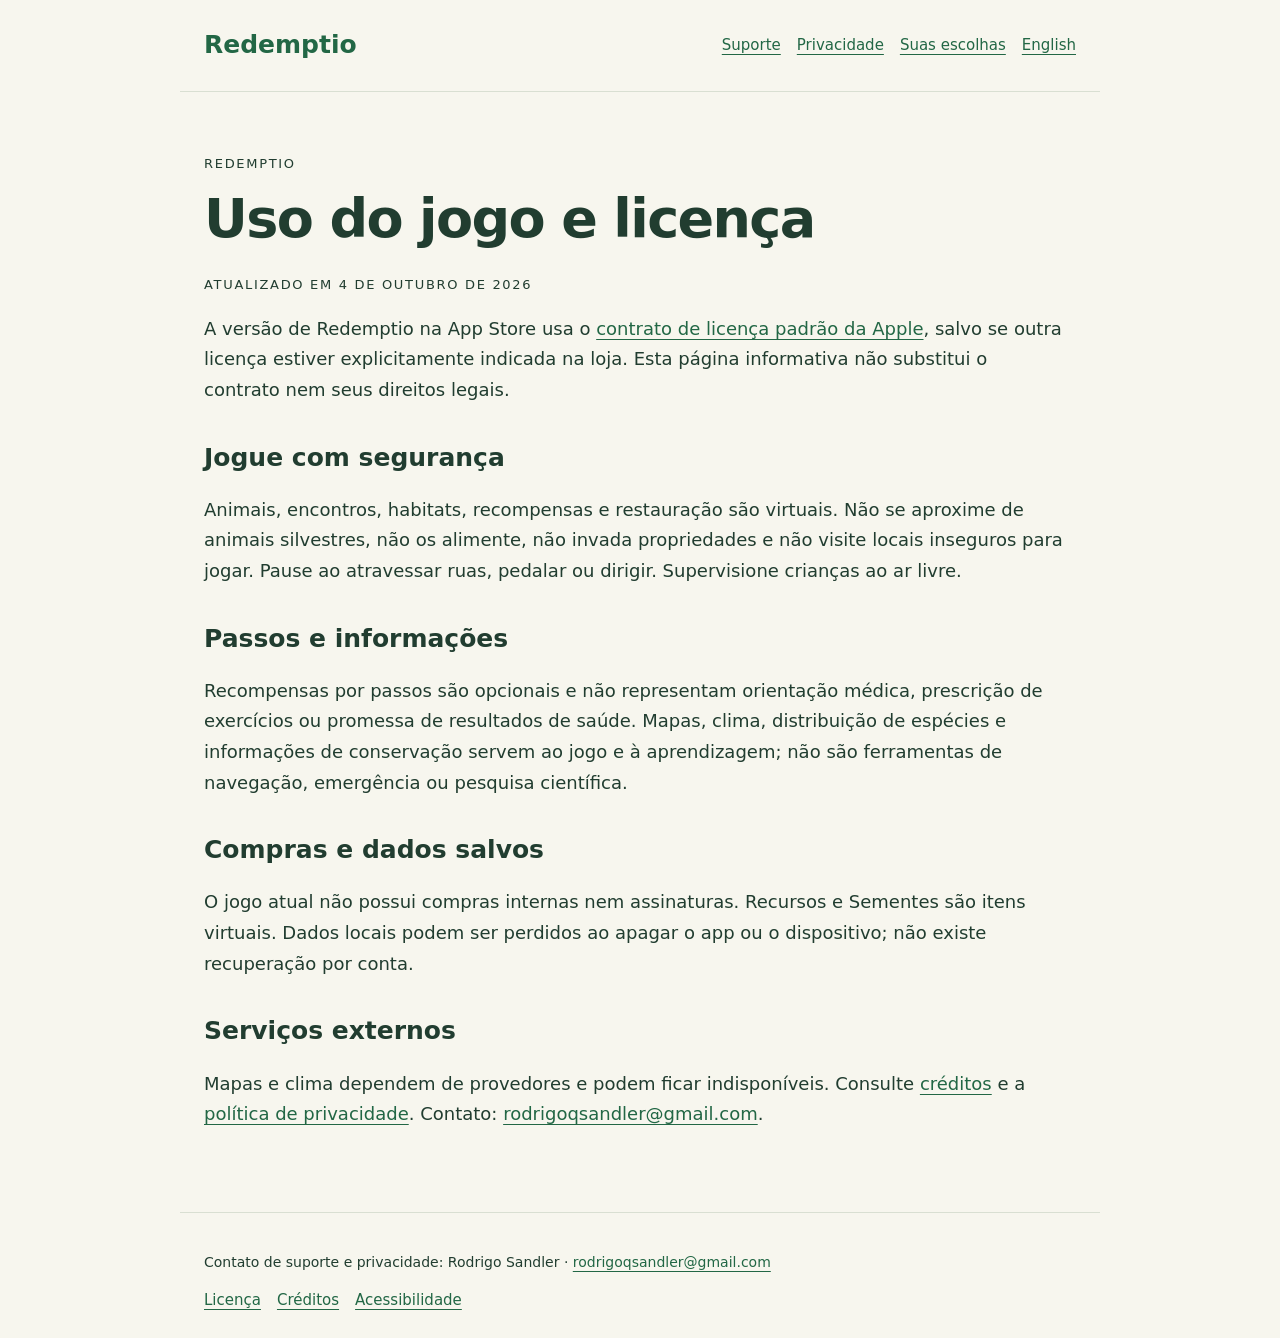
<file: pt-BR/terms.html>
<!doctype html><html lang="pt-BR"><head><meta charset="utf-8"><meta name="viewport" content="width=device-width,initial-scale=1"><meta name="description" content="Uso do jogo e licença — Redemptio"><title>Uso do jogo e licença · Redemptio</title><link rel="stylesheet" href="../style.css"></head><body><header><a class="brand" href="index.html">Redemptio</a><nav aria-label="Navegação principal"><a href="support.html">Suporte</a><a href="privacy.html">Privacidade</a><a href="privacy-choices.html">Suas escolhas</a><a href="../terms.html" lang="en">English</a></nav></header><main id="main"><p class="eyebrow">Redemptio</p><h1>Uso do jogo e licença</h1><p class="eyebrow">Atualizado em 4 de outubro de 2026</p><p>A versão de Redemptio na App Store usa o <a href="https://www.apple.com/legal/internet-services/itunes/dev/stdeula/">contrato de licença padrão da Apple</a>, salvo se outra licença estiver explicitamente indicada na loja. Esta página informativa não substitui o contrato nem seus direitos legais.</p><h2>Jogue com segurança</h2><p>Animais, encontros, habitats, recompensas e restauração são virtuais. Não se aproxime de animais silvestres, não os alimente, não invada propriedades e não visite locais inseguros para jogar. Pause ao atravessar ruas, pedalar ou dirigir. Supervisione crianças ao ar livre.</p><h2>Passos e informações</h2><p>Recompensas por passos são opcionais e não representam orientação médica, prescrição de exercícios ou promessa de resultados de saúde. Mapas, clima, distribuição de espécies e informações de conservação servem ao jogo e à aprendizagem; não são ferramentas de navegação, emergência ou pesquisa científica.</p><h2>Compras e dados salvos</h2><p>O jogo atual não possui compras internas nem assinaturas. Recursos e Sementes são itens virtuais. Dados locais podem ser perdidos ao apagar o app ou o dispositivo; não existe recuperação por conta.</p><h2>Serviços externos</h2><p>Mapas e clima dependem de provedores e podem ficar indisponíveis. Consulte <a href="credits.html">créditos</a> e a <a href="privacy.html">política de privacidade</a>. Contato: <a href="mailto:rodrigoqsandler@gmail.com">rodrigoqsandler@gmail.com</a>.</p></main><footer><p>Contato de suporte e privacidade: Rodrigo Sandler · <a href="mailto:rodrigoqsandler@gmail.com">rodrigoqsandler@gmail.com</a></p><nav aria-label="Mais informações"><a href="terms.html">Licença</a><a href="credits.html">Créditos</a><a href="accessibility.html">Acessibilidade</a></nav></footer></body></html>
</file>
<file: style.css>
*{box-sizing:border-box}html{color-scheme:light}body{margin:0;background:#f7f6ee;color:#213d30;font:18px/1.7 system-ui,-apple-system,sans-serif}a{color:#226745;text-underline-offset:4px}a:focus-visible{outline:3px solid #c45a28;outline-offset:5px}header,main,footer{max-width:920px;margin:auto;padding:24px}header{display:flex;flex-wrap:wrap;gap:20px;align-items:center;justify-content:space-between;border-bottom:1px solid #d9dfd2}.brand{font-size:25px;font-weight:800;text-decoration:none}nav{display:flex;flex-wrap:wrap;gap:16px;font-size:15px}main{padding-top:48px;padding-bottom:64px}h1{font-size:clamp(32px,6vw,54px);line-height:1.15;margin:12px 0 24px;letter-spacing:-.03em}h2{font-size:25px;line-height:1.3;margin-top:36px}p,li{max-width:75ch}.eyebrow{font-size:13px;text-transform:uppercase;letter-spacing:.13em}.lead{font-size:22px}.cards{display:grid;grid-template-columns:repeat(auto-fit,minmax(230px,1fr));gap:18px;margin-top:32px}.card{padding:24px;background:#fff;border:1px solid #d9dfd2;border-radius:18px}.card h2{margin-top:0}footer{border-top:1px solid #d9dfd2;font-size:14px}table{border-collapse:collapse;width:100%;font-size:16px}th,td{padding:12px;text-align:left;vertical-align:top;border-bottom:1px solid #d9dfd2}.scroll{overflow-x:auto}.note{padding:18px 22px;border-left:4px solid #b57b36;background:#fff}ul{padding-left:24px}@media(max-width:500px){header,main,footer{padding-left:20px;padding-right:20px}main{padding-top:32px}nav{gap:12px}body{font-size:17px}}
</file>
